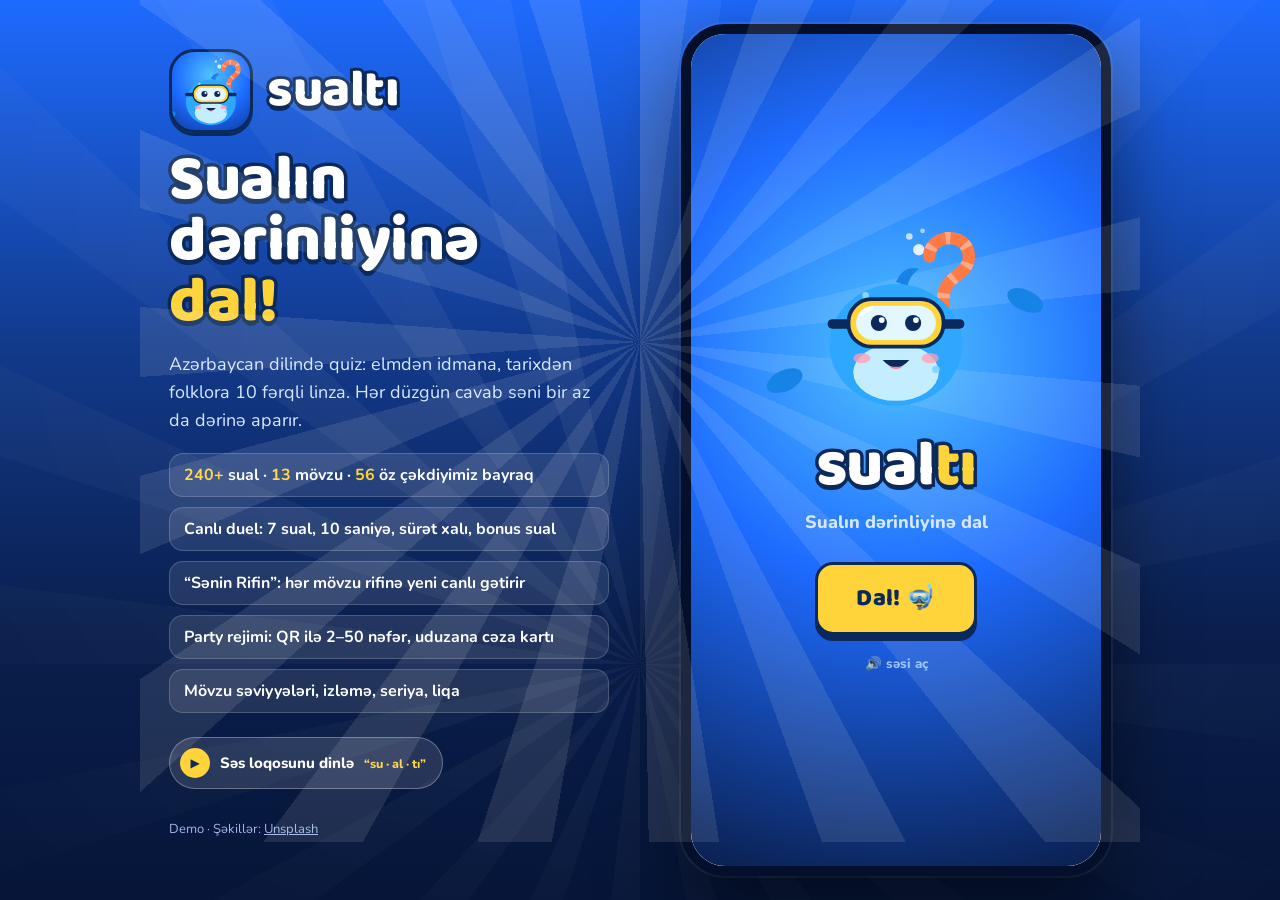
<file: index.html>
<!doctype html>
<html lang="az">
<head>
  <meta charset="utf-8">
  <meta name="viewport" content="width=device-width, initial-scale=1, viewport-fit=cover">
  <title>Sualtı</title>
  <meta name="theme-color" content="#0A1F4D">
  <link rel="icon" href="assets/logo-icon.svg">
  <link rel="preconnect" href="https://fonts.googleapis.com">
  <link rel="preconnect" href="https://fonts.gstatic.com" crossorigin>
  <link href="https://fonts.googleapis.com/css2?family=Baloo+2:wght@600;700;800&family=Nunito:wght@500;700;800;900&display=swap" rel="stylesheet">
  <link rel="stylesheet" href="styles.css?v=20261109142429">
</head>
<body>
  <div class="ocean" aria-hidden="true">
    <div class="rays"></div>
    <div class="bubbles" id="bubbles"></div>
  </div>

  <main class="stage">
    <!-- Desktop: brend paneli -->
    <section class="brand-panel">
      <div class="brand-logo" id="brandLogo"></div>
      <h1 class="chunky big">Sualın<br>dərinliyinə<br><span class="yellow">dal!</span></h1>
      <p class="brand-sub">Azərbaycan dilində quiz: elmdən idmana, tarixdən folklora 10 fərqli linza. Hər düzgün cavab səni bir az da dərinə aparır.</p>
      <ul class="brand-points">
        <li><b>240+</b> sual · <b>13</b> mövzu · <b>56</b> öz çəkdiyimiz bayraq</li>
        <li>Canlı duel: 7 sual, 10 saniyə, sürət xalı, bonus sual</li>
        <li>“Sənin Rifin”: hər mövzu rifinə yeni canlı gətirir</li>
        <li>Party rejimi: QR ilə 2–50 nəfər, uduzana cəza kartı</li>
        <li>Mövzu səviyyələri, izləmə, seriya, liqa</li>
      </ul>
      <button class="sound-logo-btn" data-act="logo"><span class="play">▶</span> Səs loqosunu dinlə <small>“su · al · tı”</small></button>
      <p class="credit">Demo · Şəkillər: <a href="https://unsplash.com" target="_blank" rel="noopener">Unsplash</a></p>
    </section>

    <!-- Tətbiq -->
    <section class="phone">
      <div class="app" id="app">
        <header class="topbar" id="topbar"></header>
        <div class="view" id="view"></div>
        <nav class="tabbar" id="tabbar"></nav>
      </div>
      <div class="modal-layer" id="modal"></div>
      <div class="splash" id="splash"></div>
    </section>
  </main>

  <script src="questions.js?v=20261109142429"></script>
  <script src="mascot.js?v=20261109142429"></script>
  <script src="art.js?v=20261109142429"></script>
  <script src="countries.js?v=20261109142429"></script>
  <script src="sound.js?v=20261109142429"></script>
  <script src="challenges.js?v=20261109142429"></script>
  <script src="app.js?v=20261109142429"></script>
  <script src="party.js?v=20261109142429"></script>
  <script src="duo.js?v=20261109142429"></script>
</body>
</html>
</file>
<file: styles.css>
:root {
  --abyss: #061538;
  --deep: #0A1F4D;
  --sea: #123A8C;
  --blue: #1E6BFF;
  --sky: #2EA8FF;
  --aqua: #2EC5F5;
  --foam: #E6F6FF;
  --navy: #0B2A5B;
  --yellow: #FFD43B;
  --yellow-d: #F0B400;
  --coral: #FF7A59;
  --green: #22C55E;
  --red: #FF4D6A;
  --card: #FFFFFF;
  --ink: #0B2A5B;
  --muted: #5B6B8C;
  --radius: 24px;
  --display: 'Baloo 2', 'Nunito', system-ui, sans-serif;
  --body: 'Nunito', system-ui, sans-serif;
}

* { box-sizing: border-box; }
html, body { margin: 0; height: 100%; }
body {
  font-family: var(--body);
  color: var(--ink);
  background: var(--abyss);
  -webkit-font-smoothing: antialiased;
  overflow: hidden;
}
button { font: inherit; color: inherit; border: 0; background: none; cursor: pointer; }
a { color: inherit; }

/* ── Okean fonu ── */
.ocean {
  position: fixed; inset: 0; z-index: 0; overflow: hidden;
  background: linear-gradient(180deg, #1E6BFF 0%, #123A8C 38%, #0A1F4D 70%, #061538 100%);
}
.rays {
  position: absolute; left: 50%; top: -40vh; width: 160vmax; height: 160vmax; margin-left: -80vmax;
  background: repeating-conic-gradient(from 0deg, rgba(255,255,255,.07) 0deg 7deg, transparent 7deg 18deg);
  mask-image: radial-gradient(circle at 50% 30%, #000 0%, transparent 55%);
  -webkit-mask-image: radial-gradient(circle at 50% 30%, #000 0%, transparent 55%);
  animation: spin 120s linear infinite;
}
.bubbles span {
  position: absolute; bottom: -40px; border-radius: 50%;
  background: radial-gradient(circle at 30% 30%, rgba(255,255,255,.9), rgba(255,255,255,.15) 60%, rgba(255,255,255,.05));
  border: 1px solid rgba(255,255,255,.35);
  animation: rise linear infinite;
}

/* ── Səhnə ── */
.stage {
  position: relative; z-index: 1; height: 100%;
  display: flex; align-items: center; justify-content: center; gap: 72px; padding: 24px;
}
.brand-panel { max-width: 440px; color: #fff; display: none; }
.brand-logo { display: flex; align-items: center; gap: 14px; margin-bottom: 18px; }
.brand-sub { font-size: 18px; line-height: 1.55; color: #D6E8FF; margin: 18px 0; }
.brand-points { list-style: none; padding: 0; margin: 0 0 24px; display: grid; gap: 10px; }
.brand-points li {
  background: rgba(255,255,255,.1); border: 1px solid rgba(255,255,255,.18);
  padding: 10px 14px; border-radius: 14px; font-weight: 700;
}
.brand-points b { color: var(--yellow); }
.credit { font-size: 13px; color: #9DB8E8; }

@media (min-width: 960px) { .brand-panel { display: block; } }

/* ── Telefon / tətbiq ── */
.phone { position: relative; width: 100%; max-width: 430px; height: 100%; }
@media (min-width: 520px) {
  .phone {
    height: min(880px, calc(100vh - 48px));
    border-radius: 44px; overflow: hidden;
    border: 10px solid #04102B;
    box-shadow: 0 30px 80px rgba(0,0,0,.5), 0 0 0 2px rgba(255,255,255,.08);
  }
}
.app {
  position: absolute; inset: 0; display: flex; flex-direction: column;
  background: linear-gradient(180deg, #DDF2FF 0%, #EEF8FF 30%, #F7FBFF 100%);
  overflow: hidden;
}

/* ── Üst panel ── */
.topbar {
  display: flex; align-items: center; justify-content: space-between;
  padding: 14px 16px 10px; gap: 10px; position: relative; z-index: 3;
}
.wordmark { display: flex; align-items: center; gap: 8px; }
.wordmark-text {
  font-family: var(--display); font-weight: 800; font-size: 28px; line-height: 1; color: var(--blue);
  letter-spacing: -.5px;
}
.wordmark-text .t2 { color: var(--navy); }
.pills { display: flex; gap: 8px; }
.pill {
  display: inline-flex; align-items: center; gap: 6px;
  background: #fff; border: 2.5px solid var(--navy); border-radius: 999px;
  padding: 4px 10px 4px 6px; font-weight: 900; font-size: 15px;
  box-shadow: 0 3px 0 var(--navy);
}
.pill .ico { width: 22px; height: 22px; display: inline-block; }
.pill.bump { animation: pop .5s ease; }

.logo-mark {
  display: inline-grid; place-items: center; border-radius: 30%;
  background: radial-gradient(circle at 50% 30%, #4FC3FF, #1E6BFF 55%, #0E3C9E);
  border: 3px solid var(--navy); box-shadow: 0 3px 0 var(--navy);
  overflow: hidden;
}
.logo-mark .mascot { width: 92%; height: 92%; margin-top: 8%; }

/* ── Görünüş ── */
.view {
  flex: 1; overflow-y: auto; overflow-x: hidden; padding: 4px 16px 24px;
  scrollbar-width: none;
}
.view::-webkit-scrollbar { display: none; }
.screen { animation: fadeUp .45s cubic-bezier(.2,.8,.2,1) both; }

/* ── Alt menyu ── */
.tabbar {
  display: grid; grid-template-columns: repeat(4, 1fr);
  background: #fff; border-top: 2px solid #D5E4F7;
  padding: 8px 8px calc(10px + env(safe-area-inset-bottom));
  position: relative; z-index: 3;
}
.tab {
  display: flex; flex-direction: column; align-items: center; gap: 2px;
  font-size: 12px; font-weight: 800; color: #8A9BB8; padding: 6px 0; border-radius: 14px;
  transition: color .2s, transform .2s;
}
.tab svg { width: 26px; height: 26px; }
.tab.active { color: var(--blue); }
.tab.active svg { animation: pop .4s ease; }
.tab:active { transform: scale(.92); }
.tabbar.hidden { display: none; }

/* ── Tipoqrafiya ── */
.chunky {
  font-family: var(--display); font-weight: 800; color: #fff; line-height: .95;
  -webkit-text-stroke: 7px var(--navy); paint-order: stroke fill;
  text-shadow: 0 5px 0 var(--navy);
  letter-spacing: -.5px; margin: 0;
}
.chunky.big { font-size: 64px; }
.chunky.mid { font-size: 34px; -webkit-text-stroke-width: 6px; }
.chunky.sm { font-size: 24px; -webkit-text-stroke-width: 5px; text-shadow: 0 3px 0 var(--navy); }
.yellow { color: var(--yellow); }
.h2 { font-family: var(--display); font-weight: 800; font-size: 22px; margin: 22px 2px 10px; display: flex; justify-content: space-between; align-items: baseline; }
.h2 small { font-family: var(--body); font-size: 13px; color: var(--blue); font-weight: 800; }
.muted { color: var(--muted); }

/* ── Düymələr ── */
.btn {
  display: inline-flex; align-items: center; justify-content: center; gap: 8px;
  font-family: var(--display); font-weight: 800; font-size: 20px; letter-spacing: .2px;
  padding: 12px 22px; border-radius: 18px;
  background: var(--yellow); color: var(--navy);
  border: 3px solid var(--navy); box-shadow: 0 6px 0 var(--navy);
  transition: transform .08s, box-shadow .08s;
}
.btn:active { transform: translateY(4px); box-shadow: 0 2px 0 var(--navy); }
.btn.blue { background: var(--blue); color: #fff; }
.btn.white { background: #fff; }
.btn.block { width: 100%; }
.btn.sm { font-size: 16px; padding: 8px 14px; border-radius: 14px; box-shadow: 0 4px 0 var(--navy); }
.btn.pulse { animation: pulse 1.8s ease-in-out infinite; }

/* ── Kartlar ── */
.card {
  background: var(--card); border: 3px solid var(--navy); border-radius: var(--radius);
  box-shadow: 0 6px 0 var(--navy); padding: 16px;
}

/* Dərinlik kartı */
.depth-card { display: flex; gap: 14px; align-items: center; margin-top: 4px; }
.depth-gauge {
  width: 58px; height: 58px; flex: none; border-radius: 50%;
  background: conic-gradient(var(--blue) var(--p), #DCEBFF 0);
  display: grid; place-items: center; border: 3px solid var(--navy);
}
.depth-gauge span {
  width: 40px; height: 40px; border-radius: 50%; background: #fff; display: grid; place-items: center;
  font-family: var(--display); font-weight: 800; font-size: 13px;
}
.depth-meta { flex: 1; min-width: 0; }
.depth-meta b { font-family: var(--display); font-size: 19px; display: block; line-height: 1.1; }
.depth-meta .bar { height: 12px; border-radius: 99px; background: #E3EEFB; margin-top: 8px; overflow: hidden; border: 2px solid var(--navy); }
.depth-meta .bar i { display: block; height: 100%; background: linear-gradient(90deg, var(--aqua), var(--blue)); border-radius: 99px; width: 0; transition: width 1.2s cubic-bezier(.2,.8,.2,1); }
.depth-meta small { font-size: 12.5px; color: var(--muted); font-weight: 700; }

/* Hero (günün dalışı) */
.hero {
  position: relative; margin-top: 18px; border-radius: 28px; overflow: hidden;
  border: 3px solid var(--navy); box-shadow: 0 7px 0 var(--navy);
  min-height: 230px; padding: 18px; display: flex; flex-direction: column; justify-content: flex-end;
  background-size: cover; background-position: center;
}
.hero::before {
  content: ''; position: absolute; inset: 0;
  background: linear-gradient(180deg, rgba(10,31,77,0) 20%, rgba(10,31,77,.85) 100%);
}
.hero > * { position: relative; }
.hero .tag {
  align-self: flex-start; background: var(--coral); color: #fff; font-weight: 900; font-size: 12px;
  padding: 4px 10px; border-radius: 99px; border: 2px solid var(--navy); margin-bottom: 8px;
  text-transform: uppercase; letter-spacing: .6px;
}
.hero .hero-mascot { position: absolute; right: -6px; top: 6px; width: 132px; }
.hero p { color: #E4F1FF; margin: 8px 0 14px; font-weight: 700; font-size: 14px; }

/* Linza plitələri */
.tiles { display: grid; grid-template-columns: 1fr 1fr; gap: 14px; }
.tile {
  position: relative; aspect-ratio: 1 / 1; border-radius: 26px; overflow: hidden;
  background-size: cover; background-position: center;
  border: 3px solid var(--navy); box-shadow: 0 6px 0 var(--navy);
  display: flex; align-items: flex-end; padding: 12px; text-align: left;
  animation: tileIn .5s cubic-bezier(.2,.9,.3,1.3) both;
  transition: transform .15s;
}
.tile:active { transform: scale(.96); }
.tile::before {
  content: ''; position: absolute; inset: 0;
  background: linear-gradient(180deg, transparent 35%, var(--c) 100%); opacity: .95;
}
.tile .chunky { position: relative; font-size: 22px; -webkit-text-stroke-width: 5px; text-shadow: 0 3px 0 var(--navy); }
.tile .count {
  position: absolute; top: 10px; right: 10px; background: #fff; border: 2px solid var(--navy);
  font-weight: 900; font-size: 12px; padding: 2px 8px; border-radius: 99px;
}
.scroller { display: flex; gap: 12px; overflow-x: auto; padding: 2px 2px 10px; margin: 0 -16px; padding-left: 16px; scrollbar-width: none; }
.scroller::-webkit-scrollbar { display: none; }
.scroller .tile { width: 132px; flex: none; }

/* Duel / teaser */
.row-card { display: flex; align-items: center; gap: 12px; margin-top: 16px; }
.avatar {
  width: 46px; height: 46px; border-radius: 50%; flex: none; display: grid; place-items: center;
  font-family: var(--display); font-weight: 800; color: #fff; font-size: 18px;
  border: 3px solid var(--navy);
}
.row-card .grow { flex: 1; min-width: 0; }
.row-card b { display: block; font-family: var(--display); font-size: 17px; line-height: 1.15; }
.row-card small { color: var(--muted); font-weight: 700; font-size: 13px; }
.teaser { background: var(--navy); color: #fff; }
.teaser .big-pct { font-family: var(--display); font-weight: 800; font-size: 40px; color: var(--yellow); line-height: 1; }

/* ── Quiz ── */
.quiz-top { display: flex; align-items: center; gap: 10px; margin: 2px 0 12px; }
.icon-btn {
  width: 42px; height: 42px; border-radius: 14px; background: #fff; border: 3px solid var(--navy);
  box-shadow: 0 3px 0 var(--navy); display: grid; place-items: center; flex: none;
}
.icon-btn svg { width: 20px; height: 20px; }
.progress-dots { display: flex; gap: 6px; flex: 1; }
.progress-dots i {
  flex: 1; height: 10px; border-radius: 99px; background: #D7E5F7; border: 2px solid var(--navy);
}
.qprog { flex: 1; display: flex; align-items: center; gap: 10px; }
.qprog-bar { flex: 1; height: 16px; border-radius: 99px; background: #fff; border: 3px solid var(--navy); overflow: hidden; }
.qprog-bar i { display: block; height: 100%; background: var(--yellow); border-radius: 99px; transition: width .5s cubic-bezier(.2,.8,.2,1); }
.qprog b { font-family: var(--display); font-size: 18px; min-width: 48px; text-align: right; }
.progress-dots i.done { background: var(--green); }
.progress-dots i.miss { background: var(--red); }
.progress-dots i.cur { background: var(--yellow); animation: pulse 1.2s infinite; }

.oxygen { display: flex; align-items: center; gap: 8px; margin-bottom: 14px; }
.oxygen .ox-ico { width: 28px; height: 28px; flex: none; }
.oxygen .ox-bar { flex: 1; height: 16px; border-radius: 99px; background: #fff; border: 3px solid var(--navy); overflow: hidden; }
.oxygen .ox-bar i { display: block; height: 100%; width: 100%; background: linear-gradient(90deg, var(--aqua), var(--sky)); transform-origin: left; }
.oxygen.low .ox-bar i { background: var(--red); }
.oxygen b { font-family: var(--display); font-size: 18px; width: 30px; text-align: right; }

.q-card { position: relative; padding: 18px 16px 18px; overflow: visible; }
.q-lens {
  display: inline-flex; align-items: center; gap: 6px; font-weight: 900; font-size: 12px; text-transform: uppercase; letter-spacing: .6px;
  color: #fff; background: var(--c); border: 2px solid var(--navy); border-radius: 99px; padding: 3px 10px;
}
.q-kind { font-size: 12px; font-weight: 900; color: var(--muted); margin-left: 6px; text-transform: uppercase; letter-spacing: .6px; }
.q-text { font-family: var(--display); font-weight: 700; font-size: 23px; line-height: 1.22; margin: 12px 0 2px; }
.q-mascot { position: absolute; right: -10px; top: -58px; width: 86px; }

.opts { display: grid; gap: 12px; margin-top: 18px; }
.opt {
  position: relative; display: flex; align-items: center; gap: 12px; text-align: left;
  background: #fff; border: 3px solid var(--navy); border-radius: 18px; box-shadow: 0 5px 0 var(--navy);
  padding: 13px 14px; font-weight: 800; font-size: 17px; min-height: 58px;
  animation: fadeUp .4s both; transition: transform .08s, box-shadow .08s, background .2s;
  overflow: hidden;
}
.opt:active:not([disabled]) { transform: translateY(3px); box-shadow: 0 2px 0 var(--navy); }
.opt .key {
  width: 32px; height: 32px; border-radius: 10px; flex: none; display: grid; place-items: center;
  background: #E8F1FF; border: 2px solid var(--navy); font-family: var(--display); font-size: 16px;
}
.opt .lbl { position: relative; z-index: 1; flex: 1; }
.opt .pct-fill { position: absolute; left: 0; top: 0; bottom: 0; width: 0; background: #D7ECFF; transition: width .9s cubic-bezier(.2,.8,.2,1); }
.opt .pct { position: relative; z-index: 1; font-family: var(--display); font-weight: 800; font-size: 18px; opacity: 0; transition: opacity .4s .3s; }
.opt.show-pct .pct { opacity: 1; }
.opt.mine { border-color: var(--blue); }
.opt.mine .pct-fill { background: #BFE0FF; }
.opt.mine .key { background: var(--blue); color: #fff; }
.opt.correct { background: #DDF8E7; animation: pop .45s ease; }
.opt.correct .key { background: var(--green); color: #fff; }
.opt.wrong { background: #FFE1E6; animation: shake .45s ease; }
.opt.wrong .key { background: var(--red); color: #fff; }
.opt[disabled] { cursor: default; }
.opt.dim { opacity: .55; }

.estimate { margin-top: 18px; }
.estimate .val { font-family: var(--display); font-weight: 800; font-size: 44px; text-align: center; color: var(--blue); line-height: 1; }
.estimate .val small { font-size: 20px; color: var(--muted); }
.estimate input[type=range] { width: 100%; margin: 18px 0 8px; accent-color: var(--blue); height: 28px; }
.estimate .scale { display: flex; justify-content: space-between; font-weight: 800; font-size: 12px; color: var(--muted); }

.feedback {
  margin-top: 16px; border-radius: 20px; padding: 14px 16px; border: 3px solid var(--navy);
  animation: slideUp .4s cubic-bezier(.2,.8,.2,1) both;
}
.feedback.ok { background: #DDF8E7; }
.feedback.no { background: #FFE9EC; }
.feedback.view { background: #E6F1FF; }
.feedback h4 { margin: 0 0 4px; font-family: var(--display); font-size: 21px; }
.feedback p { margin: 0 0 12px; font-weight: 700; font-size: 15px; line-height: 1.45; }

/* Partlayış qabarcıqları */
.burst { position: absolute; pointer-events: none; z-index: 50; }
.burst i {
  position: absolute; width: 12px; height: 12px; border-radius: 50%;
  background: radial-gradient(circle at 30% 30%, #fff, var(--aqua));
  border: 1.5px solid rgba(11,42,91,.4);
  animation: burst .8s ease-out forwards;
}
.float-num {
  position: absolute; z-index: 60; font-family: var(--display); font-weight: 800; font-size: 26px; color: var(--yellow);
  -webkit-text-stroke: 5px var(--navy); paint-order: stroke fill; pointer-events: none;
  animation: floatUp 1s ease-out forwards;
}

/* ── Nəticə ── */
.result { text-align: center; padding-top: 6px; }
.result .sun {
  position: relative; width: 230px; height: 230px; margin: 0 auto;
  display: grid; place-items: center;
}
.result .sun::before {
  content: ''; position: absolute; inset: -30px; border-radius: 50%;
  background: repeating-conic-gradient(rgba(30,107,255,.16) 0 10deg, transparent 10deg 22deg);
  animation: spin 18s linear infinite;
}
.result .sun .mascot { width: 190px; position: relative; animation: jump 1.2s ease-in-out infinite; }
.stats { display: grid; grid-template-columns: repeat(3, 1fr); gap: 10px; margin: 18px 0; }
.stat { padding: 12px 6px; }
.stat b { display: block; font-family: var(--display); font-size: 26px; line-height: 1; color: var(--blue); white-space: nowrap; }
.stat small { font-weight: 800; color: var(--muted); font-size: 12px; }

/* ── Reytinq ── */
.seg { display: grid; grid-template-columns: 1fr 1fr; background: #fff; border: 3px solid var(--navy); border-radius: 16px; padding: 4px; gap: 4px; margin-bottom: 14px; }
.seg button { padding: 8px; border-radius: 11px; font-weight: 900; font-size: 14px; color: var(--muted); }
.seg button.on { background: var(--blue); color: #fff; }
.league-banner { display: flex; align-items: center; gap: 12px; background: #EEE9FF; border-color: var(--navy); }
.league-banner .timer { font-family: var(--display); font-weight: 800; font-size: 22px; color: #5B3FD6; letter-spacing: .5px; }
.podium { display: grid; grid-template-columns: 1fr 1.1fr 1fr; align-items: end; gap: 8px; margin: 26px 0 14px; }
.pod { text-align: center; }
.pod-av { animation: dropIn .6s cubic-bezier(.2,.9,.3,1.4) both; }
.pod .avatar { width: 62px; height: 62px; margin: 0 auto 6px; font-size: 22px; }
.pod.p1 .avatar { width: 78px; height: 78px; font-size: 28px; border-color: var(--yellow-d); box-shadow: 0 0 0 4px var(--yellow); }
.pod .crown { width: 34px; display: block; margin: 0 auto -6px; animation: float 2.4s ease-in-out infinite; }
.pod .nm { font-weight: 900; font-size: 13px; }
.pod .sc { font-weight: 900; font-size: 13px; color: var(--muted); display: inline-flex; gap: 4px; align-items: center; }
.pod .block {
  margin-top: 8px; border: 3px solid var(--navy); border-bottom: 0; border-radius: 16px 16px 0 0;
  display: grid; place-items: start center; padding-top: 10px;
  font-family: var(--display); font-weight: 800; font-size: 30px; color: #fff;
  -webkit-text-stroke: 5px var(--navy); paint-order: stroke fill;
  transform-origin: bottom; animation: grow .7s cubic-bezier(.2,.9,.3,1.2) both;
}
.pod.p1 .block { height: 110px; background: var(--yellow); }
.pod.p2 .block { height: 82px; background: #8B7BFF; }
.pod.p3 .block { height: 64px; background: var(--coral); }
.rank-list { padding: 4px 0; overflow: hidden; }
.rank-row {
  display: grid; grid-template-columns: 30px 40px 1fr auto; gap: 10px; align-items: center;
  padding: 9px 14px; font-weight: 800; animation: fadeUp .4s both;
}
.rank-row + .rank-row { border-top: 1.5px solid #E5EEF9; }
.rank-row .avatar { width: 38px; height: 38px; font-size: 15px; border-width: 2px; }
.rank-row .n { color: var(--muted); font-family: var(--display); font-size: 17px; }
.rank-row .city { display: block; font-size: 12px; color: var(--muted); font-weight: 700; }
.rank-row .s { display: inline-flex; gap: 4px; align-items: center; }
.rank-row.me { background: #FFF6CC; }
.zone { font-size: 12px; font-weight: 900; text-transform: uppercase; letter-spacing: .6px; padding: 6px 14px; color: var(--green); background: #E9FBEF; }
.zone.down { color: var(--red); background: #FFF0F2; }

/* ── Profil ── */
.profile-head { display: flex; gap: 14px; align-items: center; }
.profile-head .pm { width: 92px; height: 92px; }
.profile-head h3 { margin: 0; font-family: var(--display); font-size: 26px; line-height: 1; }
.radar-wrap { position: relative; }
.radar { width: 100%; height: auto; display: block; }
.radar .poly { transform-origin: 160px 160px; animation: radarIn 1s cubic-bezier(.2,.9,.3,1.2) both .2s; }
.badges { display: grid; grid-template-columns: repeat(4, 1fr); gap: 10px; }
.badge { text-align: center; font-size: 11.5px; font-weight: 800; color: var(--muted); }
.badge .b-ico {
  width: 64px; height: 64px; margin: 0 auto 6px; border-radius: 22px; display: grid; place-items: center;
  border: 3px solid var(--navy); box-shadow: 0 4px 0 var(--navy); animation: tileIn .5s both;
}
.badge.locked .b-ico { filter: grayscale(1); opacity: .45; }
.badge .b-ico svg { width: 36px; height: 36px; }

/* ── Modal (seriya) ── */
.modal-layer { position: absolute; inset: 0; z-index: 20; pointer-events: none; }
.modal-layer.open { pointer-events: auto; }
.modal-bg { position: absolute; inset: 0; background: rgba(6,21,56,.55); animation: fade .3s both; }
.streak-modal {
  position: absolute; inset: 0; display: flex; flex-direction: column; align-items: center; justify-content: center;
  padding: 28px; text-align: center; overflow: hidden;
  background: radial-gradient(circle at 50% 42%, #4FC3FF 0%, #1E6BFF 45%, #0E3C9E 100%);
  animation: fade .3s both;
}
.streak-modal .rays2 {
  position: absolute; left: 50%; top: 42%; width: 900px; height: 900px; margin: -450px 0 0 -450px;
  background: repeating-conic-gradient(rgba(255,255,255,.13) 0 9deg, transparent 9deg 20deg);
  animation: spin 30s linear infinite;
}
.speech {
  position: relative; background: #fff; border: 3px solid var(--navy); border-radius: 20px; padding: 12px 16px;
  font-weight: 800; font-size: 16px; max-width: 290px; box-shadow: 0 5px 0 var(--navy);
  animation: pop .5s .3s both;
}
.speech::after {
  content: ''; position: absolute; left: 40px; bottom: -14px; width: 18px; height: 18px; background: #fff;
  border-right: 3px solid var(--navy); border-bottom: 3px solid var(--navy); transform: rotate(45deg);
}
.star-wrap { position: relative; width: 250px; height: 250px; margin: 20px 0 0; animation: starIn .7s cubic-bezier(.2,.9,.3,1.5) both .1s; }
.star-wrap .star { position: absolute; inset: 0; }
.star-wrap .mascot { position: absolute; left: 50%; top: 52%; width: 150px; transform: translate(-50%, -50%); animation: jumpC 1.1s ease-in-out infinite; }
.sparkle { position: absolute; width: 22px; animation: twinkle 1.6s ease-in-out infinite; }
.streak-num { font-family: var(--display); font-weight: 800; font-size: 96px; line-height: .9; color: #fff; -webkit-text-stroke: 8px var(--navy); paint-order: stroke fill; text-shadow: 0 6px 0 var(--navy); margin-top: 6px; position: relative; }
.streak-label { font-family: var(--display); font-weight: 800; font-size: 24px; color: var(--yellow); -webkit-text-stroke: 5px var(--navy); paint-order: stroke fill; letter-spacing: 1px; margin-bottom: 22px; position: relative; }
.week { display: flex; gap: 6px; margin-bottom: 22px; position: relative; }
.week span { width: 34px; height: 34px; border-radius: 50%; display: grid; place-items: center; font-weight: 900; font-size: 12px; background: rgba(255,255,255,.2); color: #fff; border: 2px solid rgba(255,255,255,.4); }
.week span.on { background: var(--yellow); color: var(--navy); border-color: var(--navy); animation: pop .4s both; }

/* ── Animasiyalar ── */
@keyframes spin { to { transform: rotate(360deg); } }
@keyframes rise {
  0% { transform: translate(0, 0) scale(.6); opacity: 0; }
  10% { opacity: 1; }
  50% { transform: translate(14px, -55vh) scale(1); }
  100% { transform: translate(-8px, -115vh) scale(1.1); opacity: 0; }
}
@keyframes fadeUp { from { opacity: 0; transform: translateY(16px); } to { opacity: 1; transform: none; } }
@keyframes slideUp { from { opacity: 0; transform: translateY(30px); } to { opacity: 1; transform: none; } }
@keyframes fade { from { opacity: 0; } to { opacity: 1; } }
@keyframes pop { 0% { transform: scale(1); } 40% { transform: scale(1.12); } 70% { transform: scale(.96); } 100% { transform: scale(1); } }
@keyframes shake { 0%,100% { transform: translateX(0); } 20% { transform: translateX(-8px); } 40% { transform: translateX(8px); } 60% { transform: translateX(-5px); } 80% { transform: translateX(5px); } }
@keyframes pulse { 0%,100% { transform: scale(1); } 50% { transform: scale(1.04); } }
@keyframes tileIn { from { opacity: 0; transform: scale(.7) rotate(-4deg); } to { opacity: 1; transform: none; } }
@keyframes burst { from { transform: translate(0,0) scale(1); opacity: 1; } to { transform: translate(var(--x), var(--y)) scale(.3); opacity: 0; } }
@keyframes floatUp { from { transform: translateY(0) scale(.6); opacity: 0; } 20% { opacity: 1; transform: translateY(-10px) scale(1.1); } to { transform: translateY(-70px) scale(1); opacity: 0; } }
@keyframes jump { 0%,100% { transform: translateY(0); } 50% { transform: translateY(-14px); } }
@keyframes jumpC { 0%,100% { transform: translate(-50%, -50%); } 50% { transform: translate(-50%, -60%); } }
@keyframes float { 0%,100% { transform: translateY(0) rotate(-4deg); } 50% { transform: translateY(-6px) rotate(4deg); } }
@keyframes grow { from { transform: scaleY(0); } to { transform: scaleY(1); } }
@keyframes dropIn { from { opacity: 0; transform: translateY(-40px) scale(.5); } to { opacity: 1; transform: none; } }
@keyframes radarIn { from { transform: scale(0); opacity: 0; } to { transform: scale(1); opacity: 1; } }
@keyframes starIn { from { transform: scale(0) rotate(-40deg); } to { transform: scale(1) rotate(0); } }
@keyframes twinkle { 0%,100% { transform: scale(.6) rotate(0); opacity: .5; } 50% { transform: scale(1.1) rotate(20deg); opacity: 1; } }

/* Maskot animasiyaları */
.mascot { overflow: visible; display: block; }
.mascot .m-body { animation: bob 3s ease-in-out infinite; transform-origin: 100px 130px; }
.mascot .m-eyes { animation: blink 4.5s infinite; transform-origin: 100px 100px; }
.mascot .m-bub { animation: bubUp 2.6s ease-in infinite; transform-box: fill-box; transform-origin: center; }
.mascot .m-bub.b2 { animation-delay: .8s; }
.mascot .m-bub.b3 { animation-delay: 1.6s; }
.mascot .m-fin { animation: finWave 1.4s ease-in-out infinite; transform-box: fill-box; transform-origin: center; }
.mascot.mood-party .m-fin, .mascot.mood-wow .m-fin { animation-duration: .5s; }
.mascot.mood-sad .m-body { animation-duration: 5s; }
@keyframes bob { 0%,100% { transform: translateY(0) rotate(-1.5deg); } 50% { transform: translateY(-6px) rotate(1.5deg); } }
@keyframes blink { 0%, 92%, 100% { transform: scaleY(1); } 95% { transform: scaleY(.1); } }
@keyframes bubUp { 0% { transform: translateY(14px) scale(.4); opacity: 0; } 30% { opacity: .9; } 100% { transform: translateY(-22px) scale(1.1); opacity: 0; } }
@keyframes finWave { 0%,100% { transform: scaleY(1); } 50% { transform: scaleY(.7); } }

@media (prefers-reduced-motion: reduce) {
  *, *::before, *::after { animation-duration: .01ms !important; animation-iteration-count: 1 !important; transition-duration: .01ms !important; }
}

/* ── Səs düymələri ── */
.pill.snd { padding: 4px 6px; cursor: pointer; }
.pill.snd svg, .icon-btn.snd svg { width: 22px; height: 22px; }
.pill.snd:active, .icon-btn:active { transform: translateY(2px); box-shadow: 0 1px 0 var(--navy); }
.read-btn {
  display: inline-flex; align-items: center; gap: 6px; float: right;
  background: var(--blue); color: #fff; font-weight: 900; font-size: 13px;
  border: 2px solid var(--navy); border-radius: 99px; padding: 3px 10px 3px 6px;
  box-shadow: 0 3px 0 var(--navy); margin-right: 52px;
}
.read-btn svg { width: 18px; height: 18px; }
.read-btn:active { transform: translateY(2px); box-shadow: 0 1px 0 var(--navy); }

/* ── Açılış ekranı ── */
.splash {
  position: absolute; inset: 0; z-index: 30; overflow: hidden;
  display: grid; place-items: center; text-align: center; color: #fff;
  background: radial-gradient(circle at 50% 38%, #4FC3FF 0%, #1E6BFF 42%, #0A1F4D 100%);
}
.splash-rays {
  position: absolute; left: 50%; top: 38%; width: 1000px; height: 1000px; margin: -500px 0 0 -500px;
  background: repeating-conic-gradient(rgba(255,255,255,.1) 0 8deg, transparent 8deg 19deg);
  animation: spin 40s linear infinite;
}
.splash-in { position: relative; display: grid; justify-items: center; gap: 6px; padding: 24px; }
.splash-mascot { width: 190px; animation: jump 2.2s ease-in-out infinite; }
.splash-word { font-size: 76px; margin-top: 4px; }
.splash-tag { margin: 6px 0 22px; font-weight: 800; font-size: 18px; color: #D6E8FF; }
.splash-btn { font-size: 24px; padding: 14px 38px; }
.splash-hint { margin-top: 14px; font-weight: 800; color: #9DC4FF; }
.splash-bubbles i {
  position: absolute; bottom: -40px; border-radius: 50%; opacity: 0;
  background: radial-gradient(circle at 30% 30%, #fff, rgba(255,255,255,.2) 60%);
  border: 1px solid rgba(255,255,255,.5);
}
.splash.out { animation: splashOut 1s cubic-bezier(.6,0,.4,1) forwards; pointer-events: none; }
.splash.out .splash-in { animation: diveIn .9s cubic-bezier(.5,0,.5,1) forwards; }
.splash.out .splash-bubbles i { animation: bubbleBurst .9s ease-out forwards; }
@keyframes splashOut { 0%, 55% { opacity: 1; } 100% { opacity: 0; } }
@keyframes diveIn { 0% { transform: none; } 30% { transform: translateY(-14px) scale(1.04); } 100% { transform: translateY(60px) scale(.6); opacity: 0; } }
@keyframes bubbleBurst { 0% { opacity: 0; transform: translateY(0); } 20% { opacity: 1; } 100% { opacity: 0; transform: translateY(-110vh) scale(1.3); } }

/* Səs loqosu düyməsi (desktop brend paneli) */
.sound-logo-btn {
  display: inline-flex; align-items: center; gap: 10px; margin: 0 0 18px;
  background: rgba(255,255,255,.12); border: 1.5px solid rgba(255,255,255,.3); color: #fff;
  padding: 10px 16px 10px 10px; border-radius: 99px; font-weight: 800; font-size: 15px;
  transition: background .2s;
}
.sound-logo-btn:hover { background: rgba(255,255,255,.2); }
.sound-logo-btn .play { width: 30px; height: 30px; border-radius: 50%; background: var(--yellow); color: var(--navy); display: grid; place-items: center; font-size: 12px; }
.sound-logo-btn small { color: var(--yellow); font-weight: 800; }
.logo-mark.ping { animation: pop .6s ease, wiggle .6s ease .6s; }
@keyframes wiggle { 0%,100% { transform: rotate(0); } 25% { transform: rotate(-6deg); } 75% { transform: rotate(6deg); } }
@media (max-height: 700px) {
  .splash-mascot { width: min(190px, 24vh); }
  .splash-word { font-size: min(76px, 11vh); }
  .splash-tag { margin: 2px 0 12px; font-size: 15px; }
  .splash-btn { font-size: 20px; padding: 10px 30px; }
  .splash-hint { margin-top: 8px; }
}

/* ═════════ v3: bayraqlar, mövzular, duel, rif ═════════ */
.flag { display: block; width: 100%; height: auto; overflow: visible; }
.flag .flag-shine { animation: shine 4s ease-in-out infinite; }
@keyframes shine { 0%,100% { transform: translateX(-30px); } 50% { transform: translateX(30px); } }
.q-flag { width: 72%; max-width: 260px; margin: 14px auto 2px; perspective: 600px; filter: drop-shadow(0 6px 0 rgba(11,42,91,.25)); }
.flip-in { animation: flipIn .7s cubic-bezier(.2,.9,.3,1.3) both, wave 3.2s ease-in-out .7s infinite; transform-origin: left center; }
@keyframes flipIn { from { transform: rotateY(-95deg) scale(.8); opacity: 0; } to { transform: none; opacity: 1; } }
@keyframes wave { 0%,100% { transform: rotateY(0) skewY(0); } 50% { transform: rotateY(-8deg) skewY(-1.2deg); } }
.inline-flag { display: inline-block; width: 38px; vertical-align: -6px; margin-right: 8px; }
.opt .key.flagkey { width: 44px; height: 32px; padding: 0; border: 0; background: none; }
.opt-flag { width: 44px; }

/* Plitələr: ikon + mozaika */
.tile .tile-ico { position: absolute; top: 10px; left: 10px; width: 38px; height: 38px; border-radius: 12px; background: #fff; border: 2.5px solid var(--navy); display: grid; place-items: center; z-index: 1; box-shadow: 0 3px 0 var(--navy); }
.tile .tile-ico svg { width: 24px; height: 24px; }
.tile .tile-txt { position: relative; display: grid; gap: 2px; }
.tile .tile-n { position: relative; color: #fff; font-weight: 900; font-size: 12px; text-shadow: 0 1px 2px rgba(0,0,0,.5); }
.tile.has-mosaic, .topic-head.has-mosaic { background: var(--c); }
.mosaic { position: absolute; inset: 0; display: grid; grid-template-columns: 1fr 1fr; gap: 6px; padding: 10px; transform: rotate(-8deg) scale(1.25); opacity: .9; }
.mosaic .flag { width: 100%; }
.lens-ico { display: block; }

/* Duel çağırış kartı */
.duel-cta { display: flex; align-items: center; gap: 12px; width: 100%; margin-top: 16px; padding: 14px; text-align: left;
  background: linear-gradient(135deg, #FF7A59, #F97316); border: 3px solid var(--navy); border-radius: var(--radius); box-shadow: 0 6px 0 var(--navy); color: #fff; }
.duel-cta:active { transform: translateY(3px); box-shadow: 0 3px 0 var(--navy); }
.duel-cta-flags { position: relative; width: 74px; height: 56px; flex: none; }
.duel-cta-flags .flag { position: absolute; width: 50px; animation: floatFlag 3s ease-in-out infinite; }
.duel-cta-flags .flag:nth-child(1) { left: 0; top: 0; transform: rotate(-12deg); }
.duel-cta-flags .flag:nth-child(2) { left: 22px; top: 10px; animation-delay: .4s; }
.duel-cta-flags .flag:nth-child(3) { left: 8px; top: 24px; transform: rotate(10deg); animation-delay: .8s; }
@keyframes floatFlag { 0%,100% { translate: 0 0; } 50% { translate: 0 -4px; } }
.duel-cta-txt { flex: 1; display: grid; }
.duel-cta-txt small { font-weight: 900; text-transform: uppercase; letter-spacing: .6px; font-size: 11px; opacity: .9; }
.duel-cta-txt b { font-family: var(--display); font-size: 22px; line-height: 1.05; -webkit-text-stroke: 4px var(--navy); paint-order: stroke fill; }
.duel-cta-txt em { font-style: normal; font-weight: 800; font-size: 12.5px; }

/* Rif */
.reef-svg { display: block; width: 100%; border-radius: 18px; }
.reef-mini { display: flex; gap: 12px; align-items: center; width: 100%; margin-top: 16px; padding: 10px; text-align: left; }
.reef-mini-art { width: 46%; flex: none; border-radius: 14px; overflow: hidden; border: 2px solid var(--navy); }
.reef-mini-txt b { display: block; font-family: var(--display); font-size: 19px; }
.reef-mini-txt small { color: var(--muted); font-weight: 700; font-size: 13px; }
.reef-big { border: 3px solid var(--navy); border-radius: 22px; overflow: hidden; box-shadow: 0 6px 0 var(--navy); }
.sub { margin: -2px 2px 14px; font-weight: 700; font-size: 14px; line-height: 1.45; }
.rc { animation-iteration-count: infinite; animation-timing-function: ease-in-out; }
.rc-fish { animation: swim 7s infinite ease-in-out; }
.rc-jelly { animation: jelly 4.5s infinite ease-in-out; }
.rc-coral { animation: sway 3.5s infinite ease-in-out; transform-box: fill-box; transform-origin: bottom center; }
@keyframes swim { 0%,100% { transform: translateX(0); } 50% { transform: translateX(var(--dx)); } }
@keyframes jelly { 0%,100% { transform: translateY(0); } 50% { transform: translateY(-14px); } }
@keyframes sway { 0%,100% { transform: rotate(-5deg); } 50% { transform: rotate(5deg); } }
.rc-ghost { animation: ghost 2.4s ease-in-out infinite; }
@keyframes ghost { 0%,100% { opacity: .5; } 50% { opacity: 1; } }
.ray { animation: rayPulse 5s ease-in-out infinite; }
@keyframes rayPulse { 0%,100% { opacity: .5; } 50% { opacity: 1; } }
.rb { animation: rbUp 4s linear infinite; }
@keyframes rbUp { from { transform: translateY(0); opacity: .8; } to { transform: translateY(-200px); opacity: 0; } }
.reef-list { padding: 4px 0; }
.reef-row { display: flex; align-items: center; gap: 10px; padding: 9px 14px; }
.reef-row + .reef-row { border-top: 1.5px solid #E5EEF9; }
.reef-row-c { width: 34px; height: 34px; flex: none; }
.reef-row .grow { flex: 1; min-width: 0; }
.reef-row b { display: block; font-family: var(--display); font-size: 16px; line-height: 1.1; }
.reef-row small { color: var(--muted); font-weight: 700; font-size: 12px; }
.reef-dots { display: flex; gap: 4px; }
.reef-dots i { width: 10px; height: 10px; border-radius: 50%; border: 2px solid var(--navy); background: #fff; }
.reef-dots i.on { background: var(--c); }
.reef-row .full { font-weight: 900; color: var(--green); font-size: 13px; }

/* Sabahın sirri */
.secret { margin-top: 16px; background: linear-gradient(160deg, #0A1F4D, #123A8C); color: #fff; }
.secret-top { display: flex; align-items: center; gap: 10px; }
.secret-lock { width: 40px; height: 40px; border-radius: 12px; background: var(--yellow); color: var(--navy); display: grid; place-items: center; border: 2.5px solid #fff; animation: wiggle 2.8s ease-in-out infinite; }
.secret-lock svg { width: 22px; height: 22px; }
.secret-top small { color: #9DC4FF; font-weight: 900; text-transform: uppercase; letter-spacing: .6px; font-size: 11px; }
.secret-top b { display: block; font-family: var(--display); font-size: 18px; }
.secret-time { font-family: var(--display); font-weight: 800; font-size: 18px; color: var(--yellow); font-variant-numeric: tabular-nums; }
.secret-q { margin: 12px 0 8px; font-family: var(--display); font-weight: 700; font-size: 19px; filter: blur(6px); user-select: none; animation: secretPeek 5s ease-in-out infinite; }
@keyframes secretPeek { 0%,100% { filter: blur(7px); } 50% { filter: blur(5px); } }
.secret .muted { color: #C9DCFF; font-weight: 700; }

/* Mövzu səhifəsi */
.topic-head { position: relative; height: 170px; margin: 0 -16px; padding: 16px; overflow: hidden; display: flex; align-items: flex-end; gap: 12px;
  background-size: cover; background-position: center; border-bottom: 3px solid var(--navy); }
.topic-head::before { content: ''; position: absolute; inset: 0; background: linear-gradient(180deg, transparent 30%, var(--c) 100%); }
.topic-head > * { position: relative; }
.topic-head .back { position: absolute; top: 12px; left: 12px; z-index: 2; }
.topic-head .mosaic { z-index: 0; }
.topic-ico { width: 56px; height: 56px; border-radius: 18px; background: #fff; border: 3px solid var(--navy); box-shadow: 0 4px 0 var(--navy); display: grid; place-items: center; flex: none; z-index: 1; animation: pop .6s ease both; }
.topic-ico svg { width: 34px; height: 34px; }
.topic-title small { color: #fff; font-weight: 900; text-shadow: 0 1px 2px rgba(0,0,0,.4); }
.lvl-card { display: flex; align-items: center; gap: 12px; margin-top: 16px; }
.lvl-card .grow { flex: 1; min-width: 0; }
.lvl-card b { font-family: var(--display); font-size: 18px; }
.lvl-card .bar, .xp-lvl .bar { height: 12px; border-radius: 99px; background: #E3EEFB; margin: 6px 0 4px; overflow: hidden; border: 2px solid var(--navy); }
.lvl-card .bar i, .xp-lvl .bar i { display: block; height: 100%; width: 0; border-radius: 99px; transition: width 1.1s cubic-bezier(.2,.8,.2,1); }
.lvl-badge { width: 58px; height: 58px; flex: none; border-radius: 18px; background: var(--c); border: 3px solid var(--navy); box-shadow: 0 4px 0 var(--navy);
  display: grid; place-items: center; align-content: center; color: #fff; line-height: 1; }
.lvl-badge b { font-family: var(--display); font-size: 28px; -webkit-text-stroke: 4px var(--navy); paint-order: stroke fill; }
.lvl-badge small { font-weight: 900; font-size: 11px; }
.lvl-badge.sm { width: 42px; height: 42px; border-radius: 13px; }
.lvl-badge.sm b { font-size: 22px; }
.follow { font-weight: 900; font-size: 13px; padding: 8px 12px; border-radius: 12px; border: 2.5px solid var(--navy); background: #fff; white-space: nowrap; }
.follow.on { background: var(--green); color: #fff; }
.topic-actions { display: grid; grid-template-columns: 1fr 1fr; gap: 12px; margin-top: 16px; }

/* Duel — tam ekran */
.duel-full { position: absolute; inset: 0; z-index: 5; display: flex; flex-direction: column; align-items: center; justify-content: center; text-align: center; gap: 14px;
  background: radial-gradient(circle at 50% 40%, #4FC3FF 0%, #1E6BFF 45%, #0A1F4D 100%); color: #fff; padding: 24px; overflow: hidden; }
.duel-full .quit { position: absolute; top: 14px; left: 14px; }
.duel-topic { margin: 0; font-weight: 900; text-transform: uppercase; letter-spacing: 1px; font-size: 13px; color: #CFE6FF; }
.sonar { position: relative; width: 200px; height: 200px; display: grid; place-items: center; }
.sonar i { position: absolute; inset: 0; border-radius: 50%; border: 3px solid rgba(255,255,255,.7); animation: sonar 2s ease-out infinite; }
.sonar i:nth-child(2) { animation-delay: .66s; } .sonar i:nth-child(3) { animation-delay: 1.33s; }
@keyframes sonar { from { transform: scale(.3); opacity: 1; } to { transform: scale(1.25); opacity: 0; } }
.sonar-me { width: 120px; animation: jump 1.4s ease-in-out infinite; }
.search-names { position: relative; height: 54px; width: 200px; }
.search-names span { position: absolute; inset: 0; display: flex; align-items: center; justify-content: center; gap: 10px; font-family: var(--display); font-weight: 800; font-size: 22px; opacity: 0; transform: translateY(10px); transition: opacity .1s, transform .1s; }
.search-names span.on { opacity: 1; transform: none; }
.vs .vs-card { display: grid; justify-items: center; gap: 2px; background: rgba(255,255,255,.12); border: 2px solid rgba(255,255,255,.35); border-radius: 22px; padding: 14px 24px; min-width: 210px; }
.vs .vs-card.left { animation: slideL .6s cubic-bezier(.2,.9,.3,1.3) both; }
.vs .vs-card.right { animation: slideR .6s cubic-bezier(.2,.9,.3,1.3) .15s both; }
.vs .vs-card b { font-family: var(--display); font-size: 26px; }
.vs .vs-card small { font-weight: 800; color: #CFE6FF; }
.vs .vs-card em { font-style: normal; font-weight: 900; font-size: 12px; color: var(--yellow); text-transform: uppercase; letter-spacing: .6px; }
.vs-av { width: 90px; }
.vs-bot { width: 80px; height: 80px; font-size: 34px; border-width: 4px; margin: 5px 0; }
.vs-mark { font-family: var(--display); font-weight: 800; font-size: 72px; line-height: 1; color: var(--yellow); -webkit-text-stroke: 8px var(--navy); paint-order: stroke fill; text-shadow: 0 6px 0 var(--navy);
  animation: slam .5s cubic-bezier(.2,.9,.3,1.6) .5s both; }
@keyframes slideL { from { transform: translateX(-140%) rotate(-8deg); } to { transform: none; } }
@keyframes slideR { from { transform: translateX(140%) rotate(8deg); } to { transform: none; } }
@keyframes slam { from { transform: scale(3) rotate(-15deg); opacity: 0; } to { transform: none; opacity: 1; } }

.duel-play { padding-top: 6px; }
.duel-score { display: grid; grid-template-columns: 1fr auto 1fr; gap: 10px; align-items: center; }
.ds { display: grid; grid-template-columns: auto 1fr; gap: 2px 8px; align-items: center; }
.ds.op { grid-template-columns: 1fr auto; text-align: right; }
.ds.op .ds-av { order: 2; } .ds.op .ds-info { order: 1; } .ds.op .ds-bar { order: 3; }
.ds-av { position: relative; width: 46px; height: 46px; display: grid; place-items: center; }
.ds-av .mascot { width: 50px; }
.ds-av .avatar { width: 44px; height: 44px; }
.ds-info small { display: block; font-weight: 900; font-size: 12px; color: var(--muted); line-height: 1; }
.ds-info b { font-family: var(--display); font-size: 30px; line-height: 1; display: inline-block; }
.ds-info b.bump { animation: pop .45s ease; }
.ds-bar { grid-column: 1 / -1; height: 10px; border-radius: 99px; background: #DCE8F7; border: 2px solid var(--navy); overflow: hidden; }
.ds-bar i { display: block; height: 100%; width: 0; background: var(--blue); transition: width .5s cubic-bezier(.2,.8,.2,1); }
.ds.op .ds-bar i { background: var(--coral); margin-left: auto; }
.op-done { position: absolute; right: -4px; top: -4px; width: 20px; height: 20px; border-radius: 50%; background: var(--green); color: #fff; font-size: 12px; font-weight: 900;
  display: grid; place-items: center; border: 2px solid var(--navy); transform: scale(0); transition: transform .3s cubic-bezier(.2,.9,.3,1.6); }
.op-done.show { transform: scale(1); }
.ds-mid { display: grid; justify-items: center; gap: 2px; }
.ds-mid small { font-weight: 900; font-size: 12px; color: var(--muted); }
.ring { position: relative; width: 58px; height: 58px; }
.ring svg { width: 100%; height: 100%; transform: rotate(-90deg); }
.ring-bg { fill: #fff; stroke: #DCE8F7; stroke-width: 5; }
.ring-fg { fill: none; stroke: var(--blue); stroke-width: 5; stroke-linecap: round; }
.ring.low .ring-fg { stroke: var(--red); }
.ring.low { animation: pulse .5s ease-in-out infinite; }
.ring b { position: absolute; inset: 0; display: grid; place-items: center; font-family: var(--display); font-size: 22px; }
.bonus { color: #fff; background: var(--coral); padding: 2px 8px; border-radius: 99px; border: 2px solid var(--navy); animation: pulse .8s ease-in-out infinite; }
.round-banner { text-align: center; margin: 10px 0 0; font-family: var(--display); font-weight: 800; font-size: 26px; color: #fff; -webkit-text-stroke: 5px var(--navy); paint-order: stroke fill;
  animation: banner 1.1s cubic-bezier(.2,.9,.3,1.3) both; }
.round-banner.bonus { color: var(--yellow); font-size: 30px; }
@keyframes banner { 0% { transform: scale(.4); opacity: 0; } 30% { transform: scale(1.15); opacity: 1; } 100% { transform: none; opacity: 1; } }
.duel-q { margin-top: 10px; text-align: center; }
.duel-q .q-text { margin-top: 8px; }
.duel-opts .opt { min-height: 54px; }
.marks { display: flex; gap: 4px; margin-left: auto; }
.mark-me .mascot { width: 30px; }
.mark-op .avatar { width: 28px; height: 28px; font-size: 13px; border-width: 2px; }
.mark-me, .mark-op { animation: pop .4s ease both; }

/* Duel nəticəsi */
.duel-result { position: relative; text-align: center; padding-top: 8px; overflow: hidden; }
.res-rays { position: absolute; left: 50%; top: 40px; width: 700px; height: 700px; margin-left: -350px; z-index: 0; pointer-events: none;
  background: repeating-conic-gradient(rgba(255,212,59,.22) 0 9deg, transparent 9deg 20deg); border-radius: 50%; animation: spin 24s linear infinite; mask-image: radial-gradient(circle, #000 20%, transparent 60%); -webkit-mask-image: radial-gradient(circle, #000 20%, transparent 60%); }
.duel-result.lose .res-rays { background: repeating-conic-gradient(rgba(30,107,255,.12) 0 9deg, transparent 9deg 20deg); }
.duel-result > *:not(.res-rays) { position: relative; z-index: 1; }
.res-title { font-size: 56px; animation: slam .55s cubic-bezier(.2,.9,.3,1.6) both; }
.duel-result.win .res-title { color: var(--yellow); }
.res-vs { display: flex; justify-content: center; align-items: center; gap: 18px; margin: 14px 0; }
.res-vs > div { display: grid; justify-items: center; }
.res-vs b { font-family: var(--display); font-size: 42px; line-height: 1; }
.res-vs small { font-weight: 900; color: var(--muted); }
.res-av { width: 86px; }
.res-bot { width: 74px; height: 74px; font-size: 30px; margin: 6px 0; }
.res-dash { font-family: var(--display); font-size: 40px; color: var(--muted); }
.xp-card { text-align: left; display: grid; gap: 8px; }
.xp-row { display: flex; justify-content: space-between; font-weight: 800; }
.xp-row b { font-family: var(--display); color: var(--blue); }
.xp-lvl { display: flex; align-items: center; gap: 10px; border-top: 1.5px solid #E5EEF9; padding-top: 10px; }
.xp-lvl .grow { flex: 1; } .xp-lvl b { font-family: var(--display); }
.xp-total { color: var(--green); font-size: 18px; }
.lvl-up { text-align: center; font-family: var(--display); font-weight: 800; font-size: 20px; color: #fff; background: var(--green); border: 3px solid var(--navy); border-radius: 14px; padding: 6px; animation: pop .6s ease 1.7s both; }
.review { margin: 16px 0; background: #fff; border: 3px solid var(--navy); border-radius: 18px; overflow: hidden; text-align: left; }
.rv { display: grid; grid-template-columns: 24px 1fr 48px 60px; gap: 8px; align-items: center; padding: 8px 12px; font-weight: 800; font-size: 14px; }
.rv + .rv { border-top: 1.5px solid #E5EEF9; }
.rv.head { font-size: 11px; color: var(--muted); text-transform: uppercase; letter-spacing: .5px; background: #F3F8FE; }
.rv-n { color: var(--muted); font-family: var(--display); }
.rv-q { display: flex; align-items: center; gap: 8px; min-width: 0; }
.rv-q b { overflow: hidden; text-overflow: ellipsis; white-space: nowrap; }
.rv-flag { width: 30px; flex: none; }
.rv-m { text-align: center; font-family: var(--display); border-radius: 8px; padding: 1px 0; }
.rv-m.y { color: var(--green); background: #E9FBEF; } .rv-m.n { color: var(--red); background: #FFF0F2; }
.res-actions { display: grid; gap: 12px; }

/* Konfetti */
.confetti { position: absolute; inset: 0; pointer-events: none; z-index: 40; overflow: hidden; }
.confetti i { position: absolute; top: -20px; animation: fall linear forwards; }
@keyframes fall { to { transform: translateY(110vh) rotate(var(--r)); } }

/* Toast və sheet */
.toast { position: absolute; left: 16px; right: 16px; bottom: 90px; z-index: 60; display: flex; align-items: center; gap: 10px;
  background: var(--navy); color: #fff; font-weight: 800; padding: 12px 16px; border-radius: 16px; border: 2px solid #fff; box-shadow: 0 10px 30px rgba(0,0,0,.3);
  animation: toastIn .45s cubic-bezier(.2,.9,.3,1.4) both; }
.toast.out { animation: toastOut .4s ease forwards; }
.toast.reef { background: linear-gradient(135deg, #1E6BFF, #0EA5E9); }
.toast-c { width: 36px; height: 36px; flex: none; animation: jump 1s ease-in-out infinite; }
@keyframes toastIn { from { transform: translateY(40px) scale(.9); opacity: 0; } to { transform: none; opacity: 1; } }
@keyframes toastOut { to { transform: translateY(30px); opacity: 0; } }
.sheet { position: absolute; left: 0; right: 0; bottom: 0; background: #fff; border-radius: 26px 26px 0 0; border-top: 3px solid var(--navy); padding: 20px 16px 24px;
  display: grid; gap: 10px; animation: slideUp .35s cubic-bezier(.2,.8,.2,1) both; }
.sheet h3 { margin: 0; font-family: var(--display); font-size: 22px; }
.sheet p { margin: 0 0 6px; font-weight: 700; font-size: 14px; }
.sheet-opt { text-align: left; padding: 12px 14px; border: 2.5px solid var(--navy); border-radius: 14px; font-weight: 800; background: #F3F8FE; }
.sheet-opt:active { background: var(--yellow); }
.fb-actions { display: flex; align-items: center; justify-content: space-between; gap: 10px; }
.fb-actions .btn { flex: 1; }
.report-btn { display: inline-flex; align-items: center; gap: 6px; font-weight: 800; font-size: 13px; color: var(--muted); padding: 8px; border-radius: 10px; }
.report-btn svg { width: 18px; height: 18px; }
.report-btn:hover { color: var(--red); }

/* Paylaşım şəbəkəsi */
.share-grid { display: grid; grid-template-columns: repeat(10, 1fr); gap: 5px; max-width: 300px; margin: 0 auto 14px; }
.share-grid i { aspect-ratio: 1; border-radius: 6px; border: 2px solid var(--navy); animation: tileIn .4s both; }
.share-grid i.y { background: var(--blue); } .share-grid i.n { background: #fff; }

/* Profil: titullar, seçimlər */
.titles { padding: 4px 0; }
.title-row { display: flex; align-items: center; gap: 10px; width: 100%; padding: 9px 14px; text-align: left; }
.title-row + .title-row { border-top: 1.5px solid #E5EEF9; }
.title-row .grow { flex: 1; }
.title-row b { display: block; font-family: var(--display); font-size: 16px; line-height: 1.1; }
.title-row small { color: var(--muted); font-weight: 800; font-size: 12px; }
.ti { width: 38px; height: 38px; border-radius: 12px; display: grid; place-items: center; background: color-mix(in srgb, var(--c) 25%, #fff); border: 2px solid var(--navy); }
.ti svg { width: 22px; height: 22px; }
.lvl-pill { font-weight: 900; font-size: 12px; color: #fff; background: var(--c); border: 2px solid var(--navy); border-radius: 99px; padding: 3px 9px; }
.settings { display: grid; gap: 12px; }
.set { display: flex; align-items: center; justify-content: space-between; gap: 12px; }
.set b { display: block; font-family: var(--display); font-size: 16px; }
.set small { color: var(--muted); font-weight: 700; font-size: 12.5px; }
.set input[type=checkbox] { width: 46px; height: 26px; accent-color: var(--blue); flex: none; }
.settings .btn { justify-self: start; }
.freeze-note { position: relative; color: #E6F6FF; font-weight: 800; margin: -8px 0 18px; }
.tabbar .tab span { font-size: 11px; }
.pill { white-space: nowrap; }
@media (max-width: 420px) {
  .pills { gap: 6px; }
  .pill { padding: 4px 8px 4px 5px; font-size: 14px; }
  .pill .ico { width: 20px; height: 20px; }
  .wordmark-text { font-size: 24px; }
  .wordmark .logo-mark { width: 34px !important; height: 34px !important; }
}
.topic-head > .mosaic { position: absolute; inset: -20px; z-index: 0; }
.topic-head .follow { position: absolute; top: 12px; right: 12px; z-index: 2; box-shadow: 0 3px 0 var(--navy); }
.topic-ico, .topic-title { z-index: 1; }
/* Duel axtarış / VS ekranı bütün tətbiqi örtsün: transform-lu .screen konteyneri pozmasın */
.screen:has(> .duel-full) { animation: none; }
.duel-full { z-index: 15; }
.reef-big + .sub { margin-top: 16px; }
.read-btn { float: none; margin: 0 0 0 8px; vertical-align: middle; }
.q-card .q-kind + .read-btn { margin-left: 8px; }
.duel-top { display: flex; align-items: center; justify-content: space-between; gap: 10px; margin-bottom: 10px; }
.duel-top-t { font-weight: 900; font-size: 13px; color: var(--muted); text-transform: uppercase; letter-spacing: .6px; text-align: center; flex: 1; }

/* ── Sualtı Plus ── */
.plus-badge { margin-left: 4px; font: 900 10px var(--body); letter-spacing: .6px; color: var(--navy); background: var(--yellow); border: 2px solid var(--navy); border-radius: 6px; padding: 1px 5px; }
.plus-card { display: flex; align-items: center; gap: 12px; width: 100%; margin-top: 16px; padding: 14px; text-align: left; color: #fff;
  background: linear-gradient(135deg, #0A1F4D, #1E6BFF); border: 3px solid var(--navy); border-radius: var(--radius); box-shadow: 0 6px 0 var(--navy); }
.plus-card .grow { flex: 1; } .plus-card b { display: block; font-family: var(--display); font-size: 19px; }
.plus-card small { color: #CFE6FF; font-weight: 700; font-size: 13px; }
.plus-gem { width: 44px; height: 44px; flex: none; animation: float 2.6s ease-in-out infinite; } .plus-gem svg { width: 100%; height: 100%; }
.plus-go { font-family: var(--display); font-size: 24px; }
.back-inline { margin: 2px 0 8px; }
.plus-hero { position: relative; text-align: center; padding: 22px 16px 18px; border-radius: 26px; color: #fff; overflow: hidden;
  background: radial-gradient(circle at 50% 30%, #4FC3FF, #1E6BFF 50%, #0A1F4D); border: 3px solid var(--navy); box-shadow: 0 6px 0 var(--navy); }
.plus-hero::before { content: ''; position: absolute; left: 50%; top: 30%; width: 600px; height: 600px; margin: -300px 0 0 -300px;
  background: repeating-conic-gradient(rgba(255,255,255,.12) 0 9deg, transparent 9deg 20deg); animation: spin 30s linear infinite; }
.plus-hero > * { position: relative; }
.plus-hero-art { width: 120px; margin: 0 auto; animation: jump 1.6s ease-in-out infinite; }
.plus-hero p { margin: 10px 0 0; font-weight: 700; color: #E4F1FF; }
.plus-promise { margin-top: 14px; font-weight: 700; font-size: 14.5px; line-height: 1.45; background: #E9FBEF; }
.tbl-plus { margin-top: 14px; border: 3px solid var(--navy); border-radius: 18px; overflow: hidden; background: #fff; }
.tbl-plus table { width: 100%; border-collapse: collapse; font-size: 13.5px; font-weight: 700; }
.tbl-plus th, .tbl-plus td { padding: 9px 10px; border-bottom: 1.5px solid #E5EEF9; text-align: center; }
.tbl-plus td:first-child { text-align: left; }
.tbl-plus tr:last-child td { border-bottom: 0; }
.tbl-plus th { font-family: var(--display); font-size: 15px; background: #F3F8FE; }
.tbl-plus .p { background: #FFF6CC; color: var(--navy); }
.price-row { display: grid; grid-template-columns: 1fr 1fr; gap: 12px; margin-top: 16px; }
.price-card { position: relative; text-align: center; padding: 16px 8px 12px; background: #fff; border: 3px solid var(--navy); border-radius: 18px; box-shadow: 0 5px 0 var(--navy); display: grid; gap: 2px; }
.price-card.best { background: #FFF6CC; }
.price-card small { font-weight: 900; color: var(--muted); text-transform: uppercase; letter-spacing: .5px; font-size: 11px; }
.price-card b { font-family: var(--display); font-size: 24px; }
.price-card em { font-style: normal; font-weight: 700; color: var(--muted); font-size: 12px; }
.ribbon { position: absolute; top: -12px; left: 50%; transform: translateX(-50%); white-space: nowrap; background: var(--coral); color: #fff; font-weight: 900; font-size: 11px; padding: 2px 10px; border-radius: 99px; border: 2px solid var(--navy); }
.b2b { display: grid; gap: 10px; }
.b2b-card b { display: block; font-family: var(--display); font-size: 17px; }
.b2b-card small { color: var(--muted); font-weight: 700; }
.sheet-mascot { width: 90px; margin: -60px auto 0; }

/* ═════════ Party ═════════ */
.party-cta { display: flex; align-items: center; gap: 12px; width: 100%; margin-top: 14px; padding: 14px; text-align: left; color: #fff;
  background: linear-gradient(135deg, #8B5CF6, #EC4899); border: 3px solid var(--navy); border-radius: var(--radius); box-shadow: 0 6px 0 var(--navy); }
.party-cta:active { transform: translateY(3px); box-shadow: 0 3px 0 var(--navy); }
.party-cta-art { display: grid; grid-template-columns: 1fr 1fr; gap: 4px; width: 60px; flex: none; }
.party-cta-art .pq { display: grid; place-items: center; height: 28px; border-radius: 8px; border: 2px solid var(--navy); font-size: 14px; animation: pop 2.4s ease-in-out infinite; }
.party-cta-art .pq:nth-child(1) { background: #FF5A6E; } .party-cta-art .pq:nth-child(2) { background: #1E6BFF; animation-delay: .3s; }
.party-cta-art .pq:nth-child(3) { background: #F5B400; animation-delay: .6s; } .party-cta-art .pq:nth-child(4) { background: #22A55E; animation-delay: .9s; }
.party-cta-txt { flex: 1; display: grid; }
.party-cta-txt small { font-weight: 900; text-transform: uppercase; letter-spacing: .6px; font-size: 11px; opacity: .9; }
.party-cta-txt b { font-family: var(--display); font-size: 22px; line-height: 1.05; -webkit-text-stroke: 4px var(--navy); paint-order: stroke fill; }
.party-cta-txt em { font-style: normal; font-weight: 800; font-size: 12.5px; }

.party { position: fixed; inset: 0; z-index: 100; overflow-y: auto; color: var(--ink);
  background: radial-gradient(circle at 50% 30%, #4FC3FF 0%, #1E6BFF 40%, #0A1F4D 100%); font-family: var(--body); }
.party .card { background: #fff; border: 3px solid var(--navy); border-radius: 24px; box-shadow: 0 6px 0 var(--navy); padding: 18px; }
.ph-top { display: flex; justify-content: space-between; align-items: center; padding: 14px max(16px, env(safe-area-inset-left, 0px)); color: #fff; }
.ph-brand { display: flex; align-items: center; gap: 10px; }
.ph-brand b { font-family: var(--display); font-size: 30px; } .ph-brand em { font-style: normal; font-weight: 900; background: var(--yellow); color: var(--navy); border-radius: 8px; padding: 0 8px; border: 2px solid var(--navy); }
.ph-x { width: 44px; height: 44px; border-radius: 14px; background: #fff; border: 3px solid var(--navy); font-size: 20px; font-weight: 900; color: var(--navy); }
.ph-body { max-width: 1100px; margin: 0 auto; padding: 0 16px 40px; }
.ph-lobby { display: grid; grid-template-columns: minmax(0, 360px) minmax(0, 1fr); gap: 20px; align-items: start; }
@media (max-width: 760px) { .ph-lobby { grid-template-columns: 1fr; } }
.ph-join { text-align: center; }
.ph-step { margin: 0 0 8px; font-weight: 900; text-transform: uppercase; letter-spacing: .6px; font-size: 12px; color: var(--muted); }
.ph-qr { width: 236px; height: 236px; margin: 0 auto 14px; padding: 8px; border-radius: 18px; border: 3px solid var(--navy); display: grid; place-items: center; background: #fff; }
.ph-qr img, .ph-qr canvas { display: block; }
.ph-qr-wait { color: var(--muted); font-weight: 800; }
.ph-code { display: flex; justify-content: center; gap: 6px; }
.ph-code span { width: 46px; height: 58px; display: grid; place-items: center; font-family: var(--display); font-size: 34px; font-weight: 800; color: var(--navy);
  background: #F3F8FE; border: 3px solid var(--navy); border-radius: 12px; box-shadow: 0 4px 0 var(--navy); }
.ph-url { font-size: 13px; font-weight: 700; color: var(--muted); margin: 14px 0 0; word-break: break-word; }
.ph-url .ok { color: var(--green); font-weight: 900; } .ph-url .bad { color: var(--red); font-weight: 900; }
.ph-side { display: grid; gap: 16px; }
.ph-ph { display: flex; justify-content: space-between; align-items: center; margin-bottom: 10px; }
.ph-ph b { font-family: var(--display); font-size: 22px; }
.ph-ph span { font-family: var(--display); font-size: 28px; color: var(--blue); }
.ph-list { display: flex; flex-wrap: wrap; gap: 8px; min-height: 90px; }
.ph-empty { color: var(--muted); font-weight: 700; margin: 0; }
.ph-chip { background: var(--c); color: #fff; font-weight: 900; padding: 8px 14px; border-radius: 99px; border: 2.5px solid var(--navy); animation: pop .5s cubic-bezier(.2,.9,.3,1.5) both; }
.ph-set { display: grid; gap: 12px; }
.ph-set label { display: grid; gap: 6px; font-weight: 900; }
.ph-set select { font: 800 16px var(--body); padding: 10px; border: 2.5px solid var(--navy); border-radius: 12px; background: #F3F8FE; color: var(--navy); }
.ph-set .ph-check { display: flex; align-items: center; gap: 10px; }
.ph-set .ph-check input { width: 22px; height: 22px; accent-color: var(--blue); }
.ph-note { margin: 0; color: var(--muted); font-weight: 700; font-size: 13px; }
.ph-actions { display: flex; gap: 12px; flex-wrap: wrap; justify-content: flex-end; }
.ph-actions .btn[disabled] { opacity: .5; animation: none; }

.ph-q { display: grid; gap: 16px; }
.ph-qtop { display: flex; justify-content: space-between; align-items: center; color: #fff; font-weight: 900; }
.ph-qn { font-family: var(--display); font-size: 22px; }
.ph-ans { font-size: 18px; } .ph-ans b { font-family: var(--display); font-size: 28px; }
.ph-timer { position: relative; width: 76px; height: 76px; }
.ph-timer svg { width: 100%; height: 100%; transform: rotate(-90deg); }
.ph-timer b { position: absolute; inset: 0; display: grid; place-items: center; font-family: var(--display); font-size: 30px; color: var(--navy); }
.ph-qcard { text-align: center; }
.ph-qcard h2 { margin: 0; font-family: var(--display); font-size: clamp(24px, 3.4vw, 42px); line-height: 1.15; }
.ph-flag { width: min(300px, 60%); margin: 0 auto 12px; perspective: 600px; }
.ph-opts { display: grid; grid-template-columns: 1fr 1fr; gap: 14px; }
.ph-opt { position: relative; overflow: hidden; display: flex; align-items: center; gap: 14px; padding: 18px 20px; min-height: 84px; border-radius: 20px;
  background: var(--c); color: #fff; border: 3px solid var(--navy); box-shadow: 0 6px 0 var(--navy); font-family: var(--display); font-weight: 800; font-size: clamp(18px, 2.2vw, 28px); animation: fadeUp .4s both; }
.ph-opt span { position: relative; z-index: 1; flex: 1; } .ph-opt svg { position: relative; z-index: 1; flex: none; }
.ph-bar { position: absolute; left: 0; top: 0; bottom: 0; width: 0; background: rgba(255,255,255,.28); transition: width .8s cubic-bezier(.2,.8,.2,1); }
.ph-cnt { position: relative; z-index: 1; font-style: normal; font-size: 30px; }
.ph-opt.dim { opacity: .4; } .ph-opt.right { animation: pop .5s ease; box-shadow: 0 0 0 6px #fff, 0 6px 0 var(--navy); }
@media (max-width: 600px) { .ph-opts { grid-template-columns: 1fr; } }

.ph-board, .ph-final { display: grid; justify-items: center; gap: 18px; text-align: center; color: #fff; }
.ph-rank { width: min(640px, 100%); display: grid; gap: 10px; }
.ph-row { display: grid; grid-template-columns: 44px 1fr auto 80px; align-items: center; gap: 10px; background: #fff; color: var(--navy); border: 3px solid var(--navy); border-left: 12px solid var(--c);
  border-radius: 16px; padding: 10px 16px; box-shadow: 0 5px 0 var(--navy); animation: slideL .5s cubic-bezier(.2,.9,.3,1.2) both; text-align: left; }
.ph-row .n { font-family: var(--display); font-size: 24px; color: var(--muted); }
.ph-row b { font-family: var(--display); font-size: 22px; }
.ph-row em { font-style: normal; font-weight: 900; color: var(--green); } .ph-row em.z { color: var(--muted); }
.ph-row .s { font-family: var(--display); font-size: 24px; text-align: right; }
.ph-podium { display: grid; grid-template-columns: repeat(3, minmax(90px, 160px)); align-items: end; gap: 12px; }
.ph-pod { display: grid; justify-items: center; gap: 4px; }
.ph-pav { width: 64px; height: 64px; border-radius: 50%; background: var(--c); border: 3px solid var(--navy); display: grid; place-items: center; font-family: var(--display); font-size: 28px; animation: dropIn .6s both; }
.ph-pod b { font-family: var(--display); font-size: 20px; } .ph-pod small { font-weight: 900; }
.ph-pod .blk { width: 100%; border: 3px solid var(--navy); border-bottom: 0; border-radius: 16px 16px 0 0; font-family: var(--display); font-size: 36px; display: grid; place-items: start center; padding-top: 8px;
  -webkit-text-stroke: 5px var(--navy); paint-order: stroke fill; transform-origin: bottom; animation: grow .7s cubic-bezier(.2,.9,.3,1.2) both; }
.ph-pod.p1 .blk { height: 150px; background: var(--yellow); } .ph-pod.p2 .blk { height: 110px; background: #8B7BFF; } .ph-pod.p3 .blk { height: 80px; background: var(--coral); }
.ph-dare { width: min(420px, 100%); height: 170px; perspective: 900px; }
.ph-dare-in { position: relative; width: 100%; height: 100%; transition: transform .9s cubic-bezier(.3,1.4,.4,1); transform-style: preserve-3d; }
.ph-dare.flip .ph-dare-in { transform: rotateY(180deg); }
.ph-dare-front, .ph-dare-back { position: absolute; inset: 0; backface-visibility: hidden; border: 3px solid var(--navy); border-radius: 22px; box-shadow: 0 6px 0 var(--navy);
  display: grid; place-content: center; gap: 6px; padding: 16px; color: var(--navy); }
.ph-dare-front { background: linear-gradient(135deg, #FFD43B, #FF7A59); font-size: 40px; }
.ph-dare-front b { font-family: var(--display); font-size: 26px; } .ph-dare-front small { font-size: 14px; font-weight: 900; }
.ph-dare-back { background: #fff; transform: rotateY(180deg); }
.ph-dare-back small { font-weight: 900; color: var(--muted); } .ph-dare-back b { font-family: var(--display); font-size: 24px; line-height: 1.2; }
.ph-modal { position: fixed; inset: 0; background: rgba(6,21,56,.6); display: grid; place-items: center; padding: 16px; z-index: 110; }
.ph-sheet { width: min(440px, 100%); display: grid; gap: 12px; text-align: center; }
.ph-sheet h3 { margin: 0; font-family: var(--display); font-size: 26px; } .ph-sheet p { margin: 0; font-weight: 700; }
.ph-price { display: grid; grid-template-columns: 1fr 1fr; gap: 10px; }
.ph-price > div { border: 2.5px solid var(--navy); border-radius: 14px; padding: 10px; display: grid; background: #F3F8FE; }
.ph-price small { font-weight: 900; color: var(--muted); font-size: 11px; text-transform: uppercase; } .ph-price b { font-family: var(--display); font-size: 22px; } .ph-price em { font-style: normal; font-size: 12px; font-weight: 700; }

/* Oyunçu telefonu */
.party.player { display: grid; place-items: center; padding: 16px; color: #fff; }
.pp { width: min(440px, 100%); display: grid; gap: 14px; text-align: center; justify-items: center; }
.pp-logo { width: 130px; animation: jump 1.6s ease-in-out infinite; }
.pp h2 { margin: 0; font-family: var(--display); font-size: 30px; }
.pp p { margin: 0; font-weight: 700; color: #E4F1FF; }
.pp-code b { font-family: var(--display); font-size: 24px; letter-spacing: 3px; color: var(--yellow); }
.pp-form { display: grid; gap: 12px; width: 100%; }
.pp-form input { font: 800 22px var(--body); text-align: center; padding: 14px; border-radius: 16px; border: 3px solid var(--navy); color: var(--navy); }
.pp-msg { min-height: 22px; color: var(--yellow) !important; }
.pp-wait { display: flex; gap: 8px; } .pp-wait i { width: 14px; height: 14px; border-radius: 50%; background: #fff; animation: pulse 1s ease-in-out infinite; }
.pp-wait i:nth-child(2) { animation-delay: .2s; } .pp-wait i:nth-child(3) { animation-delay: .4s; }
.pp-qtop { display: flex; justify-content: space-between; width: 100%; font-weight: 900; }
.pp-sec { font-family: var(--display); font-size: 26px; background: #fff; color: var(--navy); border-radius: 50%; width: 46px; height: 46px; display: grid; place-items: center; border: 3px solid var(--navy); }
.pp-q { font-family: var(--display); font-size: 20px !important; color: #fff !important; }
.pp-opts { display: grid; grid-template-columns: 1fr 1fr; gap: 12px; width: 100%; }
.pp-opt { display: grid; justify-items: center; align-content: center; gap: 8px; min-height: 130px; padding: 10px; border-radius: 20px; background: var(--c); color: #fff;
  border: 3px solid var(--navy); box-shadow: 0 6px 0 var(--navy); font-family: var(--display); font-weight: 800; font-size: 17px; line-height: 1.15; }
.pp-opt:active { transform: translateY(4px); box-shadow: 0 2px 0 var(--navy); }
.pp-opt.picked { box-shadow: 0 0 0 5px #fff, 0 6px 0 var(--navy); animation: pop .4s ease; } .pp-opt.off { opacity: .35; }
.party.player.ok { background: radial-gradient(circle at 50% 35%, #4ADE80, #15803D 70%, #064E3B); }
.party.player.no { background: radial-gradient(circle at 50% 35%, #FB7185, #BE123C 70%, #4C0519); }
.pp-res { display: grid; gap: 8px; justify-items: center; }
.pp-big { width: 120px; height: 120px; border-radius: 50%; background: #fff; color: var(--navy); display: grid; place-items: center; font-size: 64px; font-weight: 900; border: 4px solid var(--navy); animation: slam .5s cubic-bezier(.2,.9,.3,1.6) both; }
.pp-gain { font-family: var(--display); font-size: 34px; color: #fff !important; }
.pp-dare { background: #fff; color: var(--navy); font-family: var(--display); font-size: 24px; padding: 18px; border-radius: 20px; border: 3px solid var(--navy); box-shadow: 0 6px 0 var(--navy); animation: pop .6s ease both; }
.pp-small { font-size: 14px; }

/* ── Party v2: Sualtı canlıları, təhlükəsiz mərkəzləmə, son nəticələr ── */
.party-cta-art .pq { height: 30px; background: rgba(255,255,255,.18) !important; }
.party-cta-art .pq svg { width: 22px; height: 22px; }
.party-cta-art .pq:nth-child(1) { background: #FF7A59 !important; } .party-cta-art .pq:nth-child(2) { background: #14B8D6 !important; }
.party-cta-art .pq:nth-child(3) { background: #8B5CF6 !important; } .party-cta-art .pq:nth-child(4) { background: #F5A700 !important; }
.cre { display: grid; place-items: center; flex: none; border-radius: 50%; background: rgba(255,255,255,.22); border: 2.5px solid rgba(255,255,255,.7); padding: 5px; }
.cre svg { width: 100%; height: 100%; overflow: visible; }
/* Qabarcıq düymələr (host) */
.ph-opt { border-radius: 999px; padding: 14px 26px 14px 14px; background:
  radial-gradient(circle at 18% 28%, rgba(255,255,255,.45) 0 9%, transparent 10%),
  radial-gradient(circle at 88% 78%, rgba(255,255,255,.18) 0 6%, transparent 7%), var(--c);
  animation: bubbleIn .55s cubic-bezier(.2,.9,.3,1.4) both; }
.ph-opt.right { animation: none; transform: scale(1.04); box-shadow: 0 0 0 6px #fff, 0 6px 0 var(--navy); }
.ph-opt.right::after { content: '✓'; position: absolute; right: 18px; top: 50%; transform: translateY(-50%); width: 40px; height: 40px; border-radius: 50%;
  background: #fff; color: var(--green); display: grid; place-items: center; font-size: 26px; font-weight: 900; border: 3px solid var(--navy); }
@keyframes bubbleIn { from { transform: translateY(40px) scale(.6); opacity: 0; } to { transform: none; opacity: 1; } }
.ph-full { margin-top: 6px; }
.ph-full .ph-row em { color: var(--blue); }
/* Telefon: təhlükəsiz mərkəzləmə — hündür məzmunda yuxarı hissə itmir */
.party.player { display: flex; flex-direction: column; align-items: center; justify-content: flex-start; place-items: initial; padding: 16px 16px 28px; }
.party.player > .pp { margin: auto 0; }
.pp-opts { grid-template-columns: 1fr; gap: 12px; }
.pp-opt { display: flex; align-items: center; justify-items: initial; gap: 14px; min-height: 72px; padding: 10px 22px 10px 12px; border-radius: 999px; text-align: left;
  font-size: 19px; touch-action: manipulation; -webkit-tap-highlight-color: transparent; position: relative; z-index: 1; cursor: pointer;
  background: radial-gradient(circle at 14% 30%, rgba(255,255,255,.45) 0 8%, transparent 9%), var(--c);
  animation: bubbleIn .5s cubic-bezier(.2,.9,.3,1.4) both; }
.pp-opt span:last-child { flex: 1; }
.pp-opt.picked { animation: none; transform: scale(1.03); }
.pp-q { margin: 4px 0 6px !important; line-height: 1.25; }
.pp-stats { display: grid; grid-template-columns: repeat(3, 1fr); gap: 10px; width: 100%; }
.pp-stats > div { background: #fff; color: var(--navy); border: 3px solid var(--navy); border-radius: 16px; padding: 10px 4px; box-shadow: 0 4px 0 var(--navy); display: grid; }
.pp-stats b { font-family: var(--display); font-size: 26px; line-height: 1; } .pp-stats small { font-weight: 900; color: var(--muted); }
.pp-log { width: 100%; text-align: left; background: rgba(255,255,255,.12); border: 2px solid rgba(255,255,255,.35); border-radius: 16px; padding: 10px 12px; }
.pp-log summary { font-weight: 900; cursor: pointer; }
.pp-lr { display: flex; gap: 10px; padding: 8px 0; border-top: 1px solid rgba(255,255,255,.2); }
.pp-lr span { font-family: var(--display); opacity: .7; } .pp-lr p { margin: 0; font-size: 14px; color: #fff !important; }
.pp-lr small { display: block; font-weight: 800; } .pp-lr.y small { color: #86EFAC; } .pp-lr.n small { color: #FDA4AF; }
.ph-hostplay { display: grid; gap: 8px; }
.ph-hostplay input[type=text], .ph-hostplay input:not([type]) { font: 800 16px var(--body); padding: 10px; border: 2.5px solid var(--navy); border-radius: 12px; background: #F3F8FE; color: var(--navy); }
button.ph-opt { text-align: left; cursor: pointer; width: 100%; }
button.ph-opt:disabled { cursor: default; }
button.ph-opt:not(:disabled):active { transform: translateY(3px); box-shadow: 0 3px 0 var(--navy); }
.ph-mine { display: block; font-style: normal; font-size: 13px; color: #BBF7D0; }
/* düzəliş: ikon uzanmasın, işıq ləkəsi sadə olsun */
.ph-opt, .pp-opt { background: var(--c) !important; }
.ph-opt > .cre, .pp-opt > .cre { flex: none !important; position: relative; z-index: 1; }
.ph-opt > .ot, .pp-opt > .ot { flex: 1; position: relative; z-index: 1; }
.ph-opt::before, .pp-opt::before { content: ''; position: absolute; right: 22px; top: 9px; width: 18px; height: 9px; border-radius: 50%; background: rgba(255,255,255,.45); transform: rotate(-12deg); }
.ph-opt.right::before { display: none; }
.ph-mine[hidden] { display: none; }
.ph-between { text-align: center; color: #fff; font-family: var(--display); font-weight: 800; font-size: 22px; animation: fadeUp .3s both; }
.ph-opt:disabled { opacity: .55; }
.ph-mylog { width: min(640px, 100%); color: #fff; }
.pp-flag { width: min(220px, 70%); filter: drop-shadow(0 5px 0 rgba(11,42,91,.35)); }
.pp-flag .flag { width: 100%; }
.pp-podium { display: grid; grid-template-columns: repeat(3, 1fr); align-items: end; gap: 8px; width: 100%; }
.pp-pod { display: grid; justify-items: center; gap: 2px; color: #fff; }
.pp-pod span { width: 44px; height: 44px; border-radius: 50%; background: var(--c); border: 3px solid var(--navy); display: grid; place-items: center; font-family: var(--display); font-size: 20px; }
.pp-pod b { font-family: var(--display); font-size: 15px; } .pp-pod small { font-weight: 900; }
.pp-pod i { width: 100%; display: grid; place-items: start center; padding-top: 4px; font-style: normal; font-family: var(--display); font-size: 24px; border: 3px solid var(--navy); border-bottom: 0; border-radius: 12px 12px 0 0;
  -webkit-text-stroke: 4px var(--navy); paint-order: stroke fill; }
.pp-pod.p1 i { height: 76px; background: var(--yellow); } .pp-pod.p2 i { height: 56px; background: #8B7BFF; } .pp-pod.p3 i { height: 42px; background: var(--coral); }
.pp-table { width: 100%; background: #fff; border: 3px solid var(--navy); border-radius: 16px; overflow: hidden; color: var(--navy); text-align: left; }
.pp-tr { display: grid; grid-template-columns: 26px 1fr auto 56px; gap: 8px; align-items: center; padding: 8px 12px; font-weight: 800; }
.pp-tr + .pp-tr { border-top: 1.5px solid #E5EEF9; }
.pp-tr span { color: var(--muted); font-family: var(--display); } .pp-tr em { font-style: normal; color: var(--blue); font-size: 13px; }
.pp-tr strong { font-family: var(--display); text-align: right; } .pp-tr.me { background: #FFF6CC; }
.ph-between { display: grid; gap: 4px; justify-items: center; }
.ph-between b { font-size: 30px; } .ph-between .v-ok { color: #86EFAC; } .ph-between .v-no { color: #FDA4AF; }
.ph-between span { font-size: 16px; opacity: .9; }
.ph-opt.wrongpick { opacity: 1; box-shadow: 0 0 0 5px #FF4D6A, 0 6px 0 var(--navy); }
.ph-opt.right { opacity: 1 !important; }

/* ── Paylaşılan oyun (?oyun=) ── */
.splash-ch { display: grid; gap: 4px; margin: 4px auto 18px; padding: 12px 18px; border-radius: 18px; background: rgba(255,255,255,.14); border: 2px solid rgba(255,255,255,.35); color: #fff; max-width: 300px; }
.splash-ch b { font-family: 'Baloo 2', sans-serif; font-size: 22px; line-height: 1.1; }
.splash-ch span { font-weight: 700; font-size: 14px; opacity: .9; }
.ch-verdict { font-weight: 800; color: #0B2A5B; margin: 4px 0 14px; text-wrap: balance; }
.ch-review { text-align: left; margin: 0 0 16px; background: #fff; border: 3px solid #0B2A5B; border-radius: 18px; padding: 4px 14px; }
.ch-review summary { cursor: pointer; font-weight: 900; color: #1E6BFF; padding: 10px 0; list-style-position: inside; }
.ch-row { display: flex; gap: 10px; align-items: flex-start; padding: 10px 0; border-top: 1.5px solid #E3ECF8; }
.ch-row small { display: block; color: #4A6283; font-weight: 700; line-height: 1.3; }
.ch-row b { display: block; color: #0B2A5B; margin-top: 2px; }
.ch-n { flex: none; width: 24px; height: 24px; border-radius: 50%; display: grid; place-items: center; font-weight: 900; color: #fff; background: #16A34A; font-size: 13px; }
.ch-row.n .ch-n { background: #E5484D; }

/* ── Paylaşılan oyun və canlı dost dueli ── */
.splash-ch { display: grid; gap: 4px; margin: 4px auto 18px; padding: 12px 18px; border-radius: 18px; background: rgba(255,255,255,.14); border: 2px solid rgba(255,255,255,.35); color: #fff; max-width: 300px; }
.splash-ch b { font-family: 'Baloo 2', sans-serif; font-size: 22px; line-height: 1.15; }
.splash-ch span { font-weight: 700; font-size: 14px; opacity: .9; }
.splash-hey { font-family: 'Baloo 2', sans-serif; font-weight: 800; font-size: 32px; color: #FFD43B; margin: 6px 0 8px; text-shadow: 0 3px 0 #0B2A5B; }
.splash-note { font-size: 13px !important; opacity: .8 !important; margin-top: 4px; }
.mk { display: grid; gap: 10px; max-width: 300px; margin: 0 auto; text-align: left; }
.mk label { display: grid; gap: 4px; color: #fff; font-weight: 800; font-size: 14px; }
.mk input { font: 700 16px Nunito, sans-serif; padding: 12px 14px; border-radius: 14px; border: 3px solid #0B2A5B; background: #fff; color: #0B2A5B; width: 100%; box-sizing: border-box; }
.mk input:focus { outline: 3px solid #FFD43B; outline-offset: 1px; }
.mk .splash-btn { margin-top: 4px; justify-self: center; }
.mk-err { margin: 0; color: #FFD43B; font-weight: 900; text-align: center; }
.mk-solo { background: none; border: 0; color: #fff; font: 800 14px Nunito, sans-serif; text-decoration: underline; opacity: .85; cursor: pointer; padding: 6px; justify-self: center; }
.duo-sheet .mk label, .duo-sheet .mk-solo { color: #0B2A5B; }
.duo-sheet .mk-err { color: #C2272D; }
.ch-verdict { font-weight: 800; color: #0B2A5B; margin: 4px 0 14px; text-wrap: balance; }
.ch-review { text-align: left; margin: 0 0 16px; background: #fff; border: 3px solid #0B2A5B; border-radius: 18px; padding: 4px 14px; }
.ch-review summary { cursor: pointer; font-weight: 900; color: #1E6BFF; padding: 10px 0; }
.ch-row { display: flex; gap: 10px; align-items: flex-start; padding: 10px 0; border-top: 1.5px solid #E3ECF8; }
.ch-row small { display: block; color: #4A6283; font-weight: 700; line-height: 1.3; }
.ch-row b { display: block; color: #0B2A5B; margin-top: 2px; }
.ch-n { flex: none; width: 24px; height: 24px; border-radius: 50%; display: grid; place-items: center; font-weight: 900; color: #fff; background: #16A34A; font-size: 13px; }
.ch-row.n .ch-n { background: #E5484D; }
.duo-link { width: 100%; background: rgba(255,255,255,.14); border: 2px dashed rgba(255,255,255,.5); border-radius: 14px; padding: 10px 12px; font-size: 13px; font-weight: 700; word-break: break-all; user-select: all; }
.duo-pills { display: flex; gap: 8px; flex-wrap: wrap; justify-content: center; }
.duo-pills span { padding: 6px 14px; border-radius: 999px; background: rgba(255,255,255,.15); border: 2px solid rgba(255,255,255,.35); font-weight: 900; font-size: 14px; color: #fff; }
.duo-pills span.on { background: #FFD43B; color: #0B2A5B; border-color: #0B2A5B; }
.duo-pills.sm span { padding: 3px 12px; font-size: 12px; }
.duo-pills.sm #duoOp { opacity: .45; }
.duo-pills.sm #duoOp.on { opacity: 1; background: #4ADE80; color: #0B2A5B; border-color: #0B2A5B; }
#duoStatus.bad { color: #FFD43B !important; font-weight: 900; }
.duo-vs { font-size: 20px; } .duo-vs i { font-style: normal; color: #FFD43B; font-family: 'Baloo 2', sans-serif; margin: 0 8px; }
.duo-count { font-family: 'Baloo 2', sans-serif; font-size: 120px; line-height: 1; color: #fff; text-shadow: 0 6px 0 #0B2A5B; animation: slam .5s cubic-bezier(.2,.9,.3,1.6) both; }
.duo-sent { color: #FFD43B !important; font-weight: 900 !important; }
.duo-opline { margin-top: 6px; padding: 8px 16px; border-radius: 999px; background: #fff; color: #0B2A5B; font-weight: 900; border: 3px solid #0B2A5B; }
.duo-score { display: flex; align-items: center; justify-content: center; gap: 12px; width: 100%; }
.duo-score > span { font-family: 'Baloo 2', sans-serif; font-size: 34px; }
.duo-p { position: relative; display: grid; justify-items: center; flex: 1; max-width: 160px; padding: 12px 8px; border-radius: 20px; background: #fff; color: #0B2A5B; border: 3px solid #0B2A5B; box-shadow: 0 5px 0 #0B2A5B; }
.duo-p.won { background: #FFD43B; }
.duo-p small { font-weight: 900; max-width: 100%; overflow: hidden; text-overflow: ellipsis; white-space: nowrap; }
.duo-p b { font-family: 'Baloo 2', sans-serif; font-size: 44px; line-height: 1; }
.duo-p span { font-size: 12px; font-weight: 800; color: #4A6283; }
.duo-p i { position: absolute; top: -20px; font-style: normal; font-size: 28px; }
.duo-taunt { width: 100%; box-sizing: border-box; background: #fff; color: #0B2A5B; border: 3px solid #0B2A5B; border-radius: 18px; padding: 14px 16px; font-weight: 800; line-height: 1.45; box-shadow: 0 5px 0 #0B2A5B; text-wrap: pretty; }
.duo-taunt.win { background: #FFF4C2; } .duo-taunt.lose { background: #FFE3E3; }
.duo-their { opacity: .75; }
.pp-opt:disabled { cursor: default; }
.mk .splash-btn { white-space: nowrap; font-size: 20px; padding-inline: 24px; }

/* ── Duel: su altı səhnəsi və animasiyalar ── */
.party.duo { background: radial-gradient(120% 80% at 50% 0%, #4FC3FF 0%, #1E6BFF 38%, #0E3C9E 75%, #071F55 100%); transition: background .6s ease; }
.party.duo.end.lose { background: radial-gradient(120% 80% at 50% 0%, #2B4C8C 0%, #12285C 55%, #050E2B 100%); }
.duo-sea, .duo-fx { position: fixed; inset: 0; pointer-events: none; overflow: hidden; }
.duo-sea { z-index: 0; } .duo-fx { z-index: 3; }
.duo-stage { position: relative; z-index: 1; width: 100%; flex: 1; display: flex; flex-direction: column; align-items: center; }
.duo-stage > .pp { margin: auto 0; }
.duo-rays { position: absolute; inset: -20% -10% 30%; background: repeating-linear-gradient(105deg, rgba(255,255,255,.10) 0 40px, transparent 40px 110px); filter: blur(8px); transform-origin: 50% 0; animation: duoRays 9s ease-in-out infinite alternate; mask-image: linear-gradient(#000, transparent); -webkit-mask-image: linear-gradient(#000, transparent); }
@keyframes duoRays { from { transform: skewX(-6deg) translateX(-3%); opacity: .7; } to { transform: skewX(6deg) translateX(3%); opacity: 1; } }
.duo-bub { position: absolute; bottom: -40px; border-radius: 50%; border: 2px solid rgba(255,255,255,.55); background: radial-gradient(circle at 30% 30%, rgba(255,255,255,.7), rgba(255,255,255,.08) 45%, transparent 70%); animation: duoRise linear infinite; }
@keyframes duoRise { 0% { transform: translate(0, 0); opacity: 0; } 10% { opacity: .9; } 50% { transform: translate(14px, -55vh); } 100% { transform: translate(-10px, -115vh); opacity: 0; } }
.duo-fish { position: absolute; left: -70px; animation: duoSwim linear infinite; }
.duo-fish.rtl { left: auto; right: -70px; animation-name: duoSwimL; }
.duo-fish.rtl .duo-fish-in { transform: scaleX(-1); }
.duo-fish-in { display: block; animation: duoWiggle 1.4s ease-in-out infinite; }
@keyframes duoSwim { from { transform: translateX(0); } to { transform: translateX(calc(100vw + 140px)); } }
@keyframes duoSwimL { from { transform: translateX(0); } to { transform: translateX(calc(-100vw - 140px)); } }
@keyframes duoWiggle { 0%, 100% { translate: 0 0; rotate: -4deg; } 50% { translate: 0 -8px; rotate: 4deg; } }
.duo-weed { position: absolute; bottom: -10px; width: 70px; height: 150px; opacity: .45; transform-origin: 50% 100%; animation: duoSway 4s ease-in-out infinite alternate;
  background: radial-gradient(ellipse 14px 70px at 30% 100%, #22C55E 60%, transparent 62%), radial-gradient(ellipse 12px 52px at 62% 100%, #16A34A 60%, transparent 62%), radial-gradient(ellipse 10px 40px at 85% 100%, #4ADE80 60%, transparent 62%); }
.duo-weed.l { left: 4px; } .duo-weed.r { right: 4px; animation-delay: -2s; transform: scaleX(-1); }
@keyframes duoSway { from { rotate: -6deg; } to { rotate: 6deg; } }
.duo-in { animation: duoIn .55s cubic-bezier(.2,.9,.3,1.2) both; }
@keyframes duoIn { from { opacity: 0; transform: translateY(40px) scale(.96); } to { opacity: 1; transform: none; } }
.duo-wipe i { position: absolute; bottom: -60px; border-radius: 50%; border: 2px solid rgba(255,255,255,.8); background: radial-gradient(circle at 30% 30%, rgba(255,255,255,.85), rgba(255,255,255,.15) 50%, transparent 72%); animation: duoWipe 1.05s cubic-bezier(.3,.6,.4,1) forwards; }
@keyframes duoWipe { to { transform: translateY(-120vh) scale(1.3); opacity: .2; } }
.duo-burst { position: absolute; left: 50%; top: 32%; }
.duo-burst i { position: absolute; border-radius: 50%; border: 2px solid #fff; background: radial-gradient(circle at 30% 30%, #fff, rgba(255,255,255,.2) 55%, transparent 72%); animation: duoBurst 1.1s cubic-bezier(.2,.8,.3,1) forwards; }
@keyframes duoBurst { from { transform: translate(-50%, -50%) scale(.2); opacity: 1; } to { transform: translate(calc(-50% + var(--x)), calc(-50% + var(--y))) scale(1); opacity: 0; } }
.party.duo.no .pp-big { animation: slam .5s cubic-bezier(.2,.9,.3,1.6) both, duoShake .45s .45s ease both; }
@keyframes duoShake { 0%, 100% { translate: 0; } 20% { translate: -10px; } 40% { translate: 9px; } 60% { translate: -6px; } 80% { translate: 4px; } }
.duo-count { animation: slam .5s cubic-bezier(.2,.9,.3,1.6) both, duoPulse .9s ease-in-out infinite .5s; }
@keyframes duoPulse { 50% { transform: scale(1.08); } }
.duo-drop { position: absolute; top: -50px; animation: duoFall linear forwards; }
@keyframes duoFall { to { transform: translateY(115vh) rotate(var(--r)); } }
.duo-school { position: absolute; left: -60px; animation: duoDash 2.6s cubic-bezier(.4,.1,.5,1) forwards; }
@keyframes duoDash { 0% { transform: translateX(0) translateY(0); } 50% { transform: translateX(55vw) translateY(-20px); } 100% { transform: translateX(calc(100vw + 120px)) translateY(10px); } }
.duo-up { position: absolute; bottom: -30px; border-radius: 50%; border: 2px solid rgba(255,255,255,.75); background: radial-gradient(circle at 30% 30%, #fff, rgba(255,255,255,.15) 55%, transparent 72%); animation: duoUp ease-out forwards; }
.duo-up.slow { animation-duration: 4.5s; opacity: .6; }
@keyframes duoUp { to { transform: translateY(-110vh); opacity: 0; } }
.duo-sadfish { position: absolute; left: 50%; top: 18%; animation: duoSinkFish 5s ease-in forwards; }
.duo-sadfish .duo-fish-in { animation: none; transform: rotate(160deg); }
@keyframes duoSinkFish { 0% { transform: translate(-50%, 0) rotate(0); opacity: 0; } 15% { opacity: .9; } 100% { transform: translate(-30%, 75vh) rotate(25deg); opacity: 0; } }
.party.duo.end.lose .pp-logo { animation: duoSinkLogo 3s ease-in-out infinite alternate; }
@keyframes duoSinkLogo { to { transform: translateY(10px) rotate(-4deg); } }
.party.duo.end.win .duo-p.won { animation: duoWin 1.2s ease-in-out infinite; }
@keyframes duoWin { 50% { transform: translateY(-6px) rotate(-1.5deg); } }
@media (prefers-reduced-motion: reduce) {
  .duo-sea *, .duo-fx *, .duo-in, .duo-count, .party.duo .pp-big, .duo-p.won { animation: none !important; }
  .duo-fx { display: none; }
}

/* ── Mobil: tam ekran, kəsilməyən açılış, təhlükəsiz zona ── */
html, body { height: 100%; height: 100dvh; overscroll-behavior: none; }
body { -webkit-tap-highlight-color: transparent; -webkit-text-size-adjust: 100%; }
@media (max-width: 519px) {
  .stage { padding: 0; gap: 0; }
  .phone { height: 100%; }
  .app { padding-top: env(safe-area-inset-top, 0px); }
  .tabbar { padding-bottom: max(8px, env(safe-area-inset-bottom, 0px)); }
}
.splash { overflow-y: auto; overflow-x: hidden; place-items: safe center; -webkit-overflow-scrolling: touch; }
.splash-rays { position: fixed; }
.splash-in { padding: max(20px, env(safe-area-inset-top, 0px)) 20px max(20px, env(safe-area-inset-bottom, 0px)); width: 100%; box-sizing: border-box; }
@media (max-height: 760px) {
  .splash-mascot { width: 130px; }
  .splash-word { font-size: 58px; }
  .splash-ch { margin-bottom: 12px; padding: 10px 14px; }
  .splash-ch b { font-size: 19px; }
  .splash-hey { font-size: 26px; margin: 0 0 4px; }
}
@media (max-height: 640px) {
  .splash-mascot { width: 96px; }
  .splash-word { font-size: 46px; }
  .splash-tag { margin: 2px 0 12px; font-size: 16px; }
  .splash-hint { margin-top: 6px; }
}
@media (max-width: 360px) {
  .splash-btn, .mk .splash-btn { font-size: 18px; padding: 12px 20px; }
}
/* Duel ekranı: kiçik və alçaq telefonlar */
.party.duo { padding: max(14px, env(safe-area-inset-top, 0px)) 14px max(18px, env(safe-area-inset-bottom, 0px)); }
.duo .pp { gap: 12px; }
@media (max-height: 700px) {
  .duo .pp-logo { width: 92px; }
  .duo .pp h2 { font-size: 24px; }
  .duo .pp-opt { min-height: 58px; }
  .duo .pp-big { width: 92px; height: 92px; font-size: 50px; }
  .duo-count { font-size: 96px; }
  .duo-p b { font-size: 36px; }
}
@media (max-width: 360px) {
  .duo .pp-q { font-size: 18px !important; }
  .duo .pp-opt { padding: 8px 16px 8px 10px; gap: 10px; }
  .duo .pp-opt .ot { font-size: 16px; }
  .duo-score { gap: 8px; }
  .duo-p { padding: 10px 6px; }
}
.duo-link { overflow-wrap: anywhere; }
@media (max-width: 400px) {
  .topbar { padding-left: 10px; padding-right: 10px; gap: 6px; }
  .wordmark { gap: 5px; min-width: 0; }
  .wordmark-text { font-size: 22px; }
  .wordmark .logo-mark { width: 30px !important; height: 30px !important; }
  .pills { gap: 4px; flex: none; }
  .pill { padding: 3px 7px 3px 4px; font-size: 13px; gap: 4px; }
  .pill .ico { width: 18px; height: 18px; }
  .plus-badge { font-size: 10px; padding: 1px 5px; }
}
@media (max-width: 345px) { .wordmark-text, .plus-badge { display: none; } }
@media (max-height: 640px) {
  .splash-in:has(.splash-ch) { gap: 2px; }
  .splash-in:has(.splash-ch) .splash-mascot { width: 72px; }
  .splash-in:has(.splash-ch) .splash-word { font-size: 38px; margin: 0; }
  .splash-in:has(.splash-ch) .splash-hint { display: none; }
  .splash-ch .splash-note { display: none; }
  .mk { gap: 8px; }
  .mk input { padding: 10px 12px; }
}
.splash-bubbles { position: fixed; inset: 0; overflow: hidden; pointer-events: none; }
</file>
